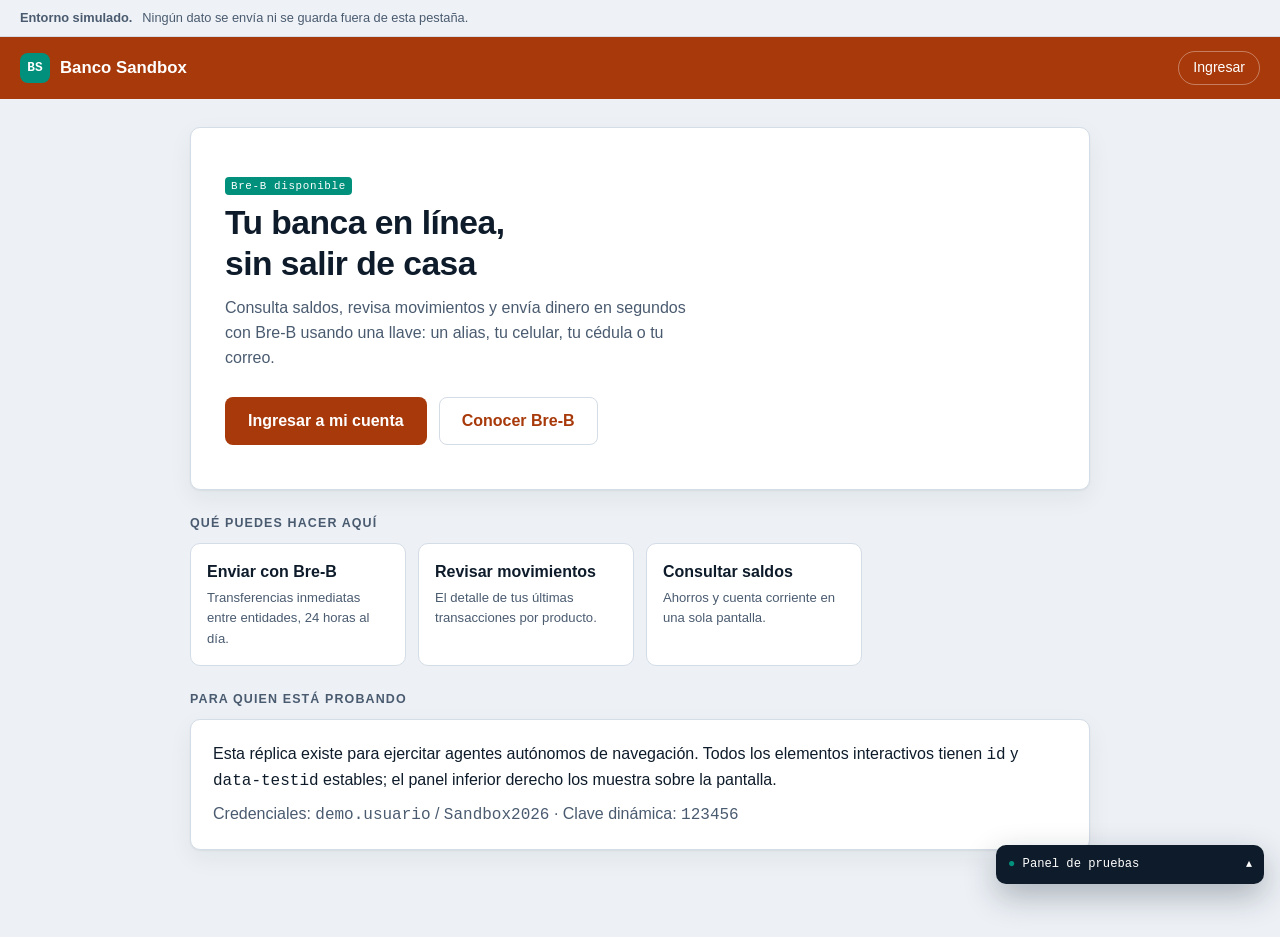
<file: sandbox/index.html>
<!DOCTYPE html>
<html lang="es">
<head>
<meta charset="utf-8">
<meta name="viewport" content="width=device-width, initial-scale=1">
<title>Banco Sandbox — Entorno de pruebas</title>
<link rel="stylesheet" href="assets/styles.css">
</head>
<body data-pagina="portada">

<div class="sandbox-bar" data-testid="aviso-simulacion">
  <strong>Entorno simulado.</strong>
  <span>Ningún dato se envía ni se guarda fuera de esta pestaña.</span>
</div>

<header class="topbar">
  <a class="topbar__brand" href="index.html" data-testid="logo">
    <span class="topbar__mark">BS</span> Banco Sandbox
  </a>
  <div class="topbar__spacer"></div>
  <a class="topbar__link" href="login.html" id="btn-ingresar-superior" data-testid="ingresar-superior">Ingresar</a>
</header>

<main class="page">
  <section class="hero">
    <span class="tag">Bre-B disponible</span>
    <h1>Tu banca en línea, sin salir de casa</h1>
    <p>Consulta saldos, revisa movimientos y envía dinero en segundos con Bre-B usando una llave: un alias, tu celular, tu cédula o tu correo.</p>
    <div class="hero__actions">
      <a class="btn btn--primary" href="login.html" id="btn-login" data-testid="ir-a-login">Ingresar a mi cuenta</a>
      <a class="btn btn--ghost" href="#que-es-breb" id="btn-conocer-breb" data-testid="conocer-breb">Conocer Bre-B</a>
    </div>
  </section>

  <h2 class="section-title" id="que-es-breb">Qué puedes hacer aquí</h2>
  <div class="actions">
    <div class="action">
      <span class="action__name">Enviar con Bre-B</span>
      <span class="action__hint">Transferencias inmediatas entre entidades, 24 horas al día.</span>
    </div>
    <div class="action">
      <span class="action__name">Revisar movimientos</span>
      <span class="action__hint">El detalle de tus últimas transacciones por producto.</span>
    </div>
    <div class="action">
      <span class="action__name">Consultar saldos</span>
      <span class="action__hint">Ahorros y cuenta corriente en una sola pantalla.</span>
    </div>
  </div>

  <h2 class="section-title">Para quien está probando</h2>
  <div class="card">
    <p>Esta réplica existe para ejercitar agentes autónomos de navegación. Todos los elementos interactivos tienen <code>id</code> y <code>data-testid</code> estables; el panel inferior derecho los muestra sobre la pantalla.</p>
    <p class="lede">Credenciales: <code>demo.usuario</code> / <code>Sandbox2026</code> · Clave dinámica: <code>123456</code></p>
  </div>
</main>

<script src="assets/app.js"></script>
</body>
</html>
</file>
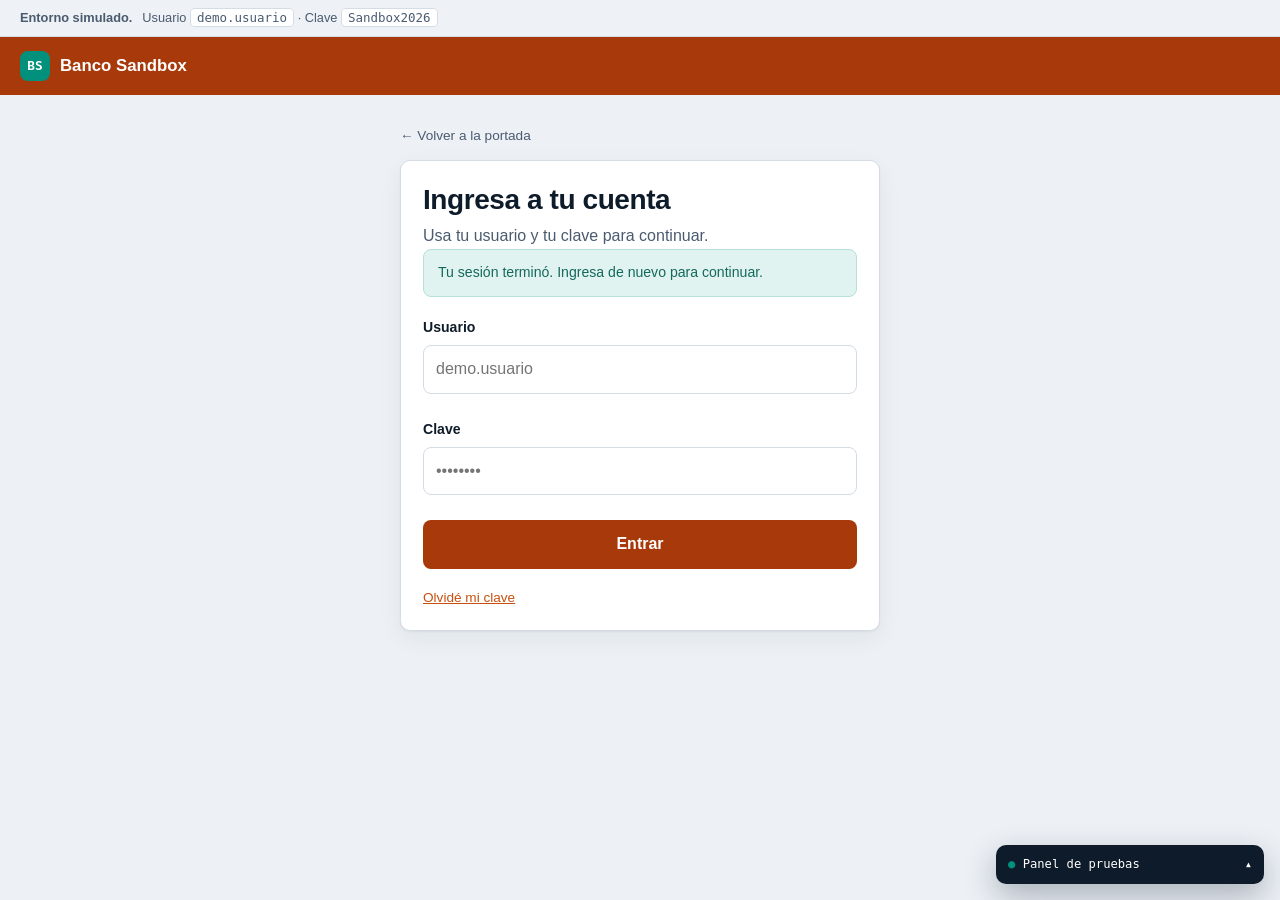
<file: sandbox/ayuda.html>
<!DOCTYPE html>
<html lang="es">
<head>
<meta charset="utf-8">
<meta name="viewport" content="width=device-width, initial-scale=1">
<title>Preguntas frecuentes — Banco Sandbox</title>
<link rel="stylesheet" href="assets/styles.css">
</head>
<body data-pagina="ayuda">

<div class="sandbox-bar" data-testid="aviso-simulacion">
  <strong>Entorno simulado.</strong>
  <span>Los canales de atención son ficticios.</span>
</div>

<header class="topbar">
  <a class="topbar__brand" href="inicio.html" data-testid="logo">
    <span class="topbar__mark">BS</span> Banco Sandbox
  </a>
  <div class="topbar__spacer"></div>
  <span class="topbar__user" data-campo="usuario-activo" data-testid="usuario-activo"></span>
  <button class="topbar__link" type="button" data-accion="salir" id="btn-salir" data-testid="cerrar-sesion">
    Cerrar sesión
  </button>
</header>

<main class="page">
  <a class="crumb" href="inicio.html" data-testid="volver-inicio">← Volver a mis productos</a>
  <h1>Preguntas frecuentes</h1>
  <p class="lede">Busca por palabra clave o abre la pregunta que te interese.</p>

  <div class="field" style="max-width:420px; margin-top:20px">
    <label for="buscar">Buscar en las preguntas</label>
    <input class="input" type="search" id="buscar" data-testid="campo-buscar-pregunta"
           placeholder="llave, horario, costo…" autocomplete="off">
    <p class="field__help" id="conteo" data-testid="conteo-resultados"></p>
  </div>

  <div class="faq" id="faq" data-testid="lista-preguntas"></div>

  <p class="faq-empty" id="sin-resultados" data-testid="sin-resultados" hidden>
    Ninguna pregunta coincide con esa búsqueda. Prueba con otra palabra o consulta los canales de atención.
  </p>

  <h2 class="section-title">Canales de atención</h2>
  <div class="card">
    <div class="contact-grid" data-testid="canales-atencion">
      <div><dfn>Línea nacional</dfn><b>01 8000 000 000</b></div>
      <div><dfn>Bogotá</dfn><b>(601) 000 0000</b></div>
      <div><dfn>WhatsApp</dfn><b>300 000 0000</b></div>
      <div><dfn>Correo</dfn><b>contacto@bancosandbox.co</b></div>
      <div><dfn>Horario</dfn><b>Lunes a viernes, 7:00 a 19:00</b></div>
      <div><dfn>Bloqueo de productos</dfn><b>24 horas, todos los días</b></div>
    </div>
  </div>
</main>

<script src="assets/app.js"></script>
<script>
(() => {
  const estado = SB.leer();
  if (!SB.exigirSesion(estado)) return;

  const PREGUNTAS = [
    { id: 'que-es-llave', grupo: 'Bre-B',
      p: '¿Qué es una llave Bre-B?',
      r: ['Una llave es el dato sencillo con el que otras personas te envían dinero sin necesitar tu número de cuenta. Puede ser un alias que empiece por arroba, tu número de celular, tu documento de identidad o tu correo electrónico.',
          'Cada llave apunta a una sola cuenta. Puedes registrar varias llaves y decidir a cuál cuenta llega el dinero de cada una.'] },

    { id: 'registrar-llave', grupo: 'Bre-B',
      p: '¿Cómo registro o cambio mi llave?',
      r: ['Entra a "Mis llaves Bre-B" desde la pantalla de productos. Allí registras una llave nueva, la trasladas a otra cuenta o la eliminas.',
          'Una llave solo puede estar registrada en una entidad a la vez. Si ya la tienes en otro banco, primero debes eliminarla allá.'] },

    { id: 'costo-breb', grupo: 'Bre-B',
      p: '¿Cuánto cuesta enviar dinero con Bre-B?',
      r: ['Los envíos entre personas no tienen costo, sin importar la entidad que recibe. El comprobante siempre muestra el costo aplicado antes de que confirmes.'] },

    { id: 'horario-breb', grupo: 'Bre-B',
      p: '¿A qué hora puedo transferir?',
      r: ['Bre-B funciona las 24 horas, todos los días del año, incluidos festivos. El dinero llega en segundos.'] },

    { id: 'limites', grupo: 'Bre-B',
      p: '¿Cuáles son los montos mínimo y máximo?',
      r: ['El mínimo por envío es $ 1.000 y el máximo es $ 20.000.000. Si necesitas mover una suma mayor, hazlo en varios envíos o acércate a una oficina.'] },

    { id: 'llave-no-existe', grupo: 'Bre-B',
      p: 'Escribí una llave y dice que no existe',
      r: ['Revisa que esté escrita igual que como te la compartieron: los alias empiezan por arroba, los celulares van sin espacios ni indicativo, y los correos incluyen el dominio completo.',
          'Si el dato es correcto, es probable que quien recibe todavía no haya registrado esa llave en su banco.'] },

    { id: 'reversar', grupo: 'Bre-B',
      p: '¿Puedo reversar una transferencia?',
      r: ['No. Una vez confirmada, la transferencia es inmediata e irreversible. Por eso la pantalla de confirmación te muestra el nombre de quien recibe antes de enviar: verifícalo siempre.',
          'Si enviaste dinero a la llave equivocada, comunícate con la línea nacional para intentar una gestión de devolución con la otra entidad. No hay garantía de recuperación.'] },

    { id: 'clave-dinamica', grupo: 'Seguridad',
      p: '¿Qué es la clave dinámica y dónde la consigo?',
      r: ['Es un código de 6 dígitos que cambia cada minuto y confirma que eres tú quien autoriza la operación. Se genera en la aplicación móvil, en la sección de token.',
          'El banco nunca te la pide por teléfono, correo ni mensaje de texto.'] },

    { id: 'olvide-clave', grupo: 'Seguridad',
      p: 'Olvidé mi clave, ¿cómo la recupero?',
      r: ['Usa el enlace "Olvidé mi clave" en la pantalla de ingreso. Te pediremos datos de tus productos para verificar tu identidad y podrás crear una nueva.'] },

    { id: 'bloqueo', grupo: 'Seguridad',
      p: 'Perdí mi celular, ¿qué hago?',
      r: ['Llama de inmediato a la línea de bloqueo, disponible 24 horas. Bloquearemos el acceso a la banca en línea y desactivaremos el token de ese dispositivo.'] },

    { id: 'certificado-como', grupo: 'Certificados',
      p: '¿Cómo obtengo un certificado bancario?',
      r: ['Entra a "Certificados" desde la pantalla de productos, elige el producto y el tipo de certificado, y genéralo. Puedes descargarlo o imprimirlo enseguida.'] },

    { id: 'certificado-validez', grupo: 'Certificados',
      p: '¿El certificado que descargo tiene validez?',
      r: ['Sí. Cada certificado lleva un número de folio y un código de verificación que quien lo recibe puede consultar en nuestra página. La vigencia es de 30 días desde la fecha de expedición.'] },

    { id: 'certificado-costo', grupo: 'Certificados',
      p: '¿Cobran por expedir certificados?',
      r: ['Los certificados generados en la banca en línea no tienen costo. En oficina se cobra la tarifa vigente.'] },

    { id: 'movimientos-antiguos', grupo: 'Productos',
      p: '¿Puedo ver movimientos de meses anteriores?',
      r: ['La pantalla de movimientos muestra las transacciones recientes. Para períodos anteriores, descarga el extracto correspondiente desde "Certificados".'] }
  ];

  const faq    = document.getElementById('faq');
  const buscar = document.getElementById('buscar');
  const conteo = document.getElementById('conteo');
  const vacio  = document.getElementById('sin-resultados');

  // Agrupa manteniendo el orden de aparición.
  const grupos = [...new Set(PREGUNTAS.map(q => q.grupo))];

  faq.innerHTML = grupos.map(g => `
    <div class="faq-group" data-grupo="${g}">${g}</div>
    ${PREGUNTAS.filter(q => q.grupo === g).map(q => `
      <details class="faq__item" id="pregunta-${q.id}" data-testid="pregunta-${q.id}">
        <summary data-testid="abrir-${q.id}">${q.p}</summary>
        <div class="faq__answer" data-testid="respuesta-${q.id}">
          ${q.r.map(t => `<p>${t}</p>`).join('')}
        </div>
      </details>`).join('')}`).join('');

  function filtrar() {
    const texto = buscar.value.trim().toLowerCase();
    let visibles = 0;

    PREGUNTAS.forEach(q => {
      const nodo = document.getElementById('pregunta-' + q.id);
      const coincide = !texto
        || q.p.toLowerCase().includes(texto)
        || q.r.join(' ').toLowerCase().includes(texto);
      nodo.hidden = !coincide;
      if (!coincide) nodo.open = false;
      if (coincide) visibles++;
    });

    // Oculta el encabezado de un grupo si ninguna de sus preguntas quedó visible.
    grupos.forEach(g => {
      const tieneVisibles = PREGUNTAS.some(q =>
        q.grupo === g && !document.getElementById('pregunta-' + q.id).hidden);
      faq.querySelector(`[data-grupo="${g}"]`).hidden = !tieneVisibles;
    });

    vacio.hidden = visibles > 0;
    faq.hidden = visibles === 0;
    conteo.textContent = texto
      ? visibles + (visibles === 1 ? ' pregunta encontrada' : ' preguntas encontradas')
      : PREGUNTAS.length + ' preguntas en total';
  }

  buscar.addEventListener('input', filtrar);
  filtrar();
})();
</script>
</body>
</html>
</file>
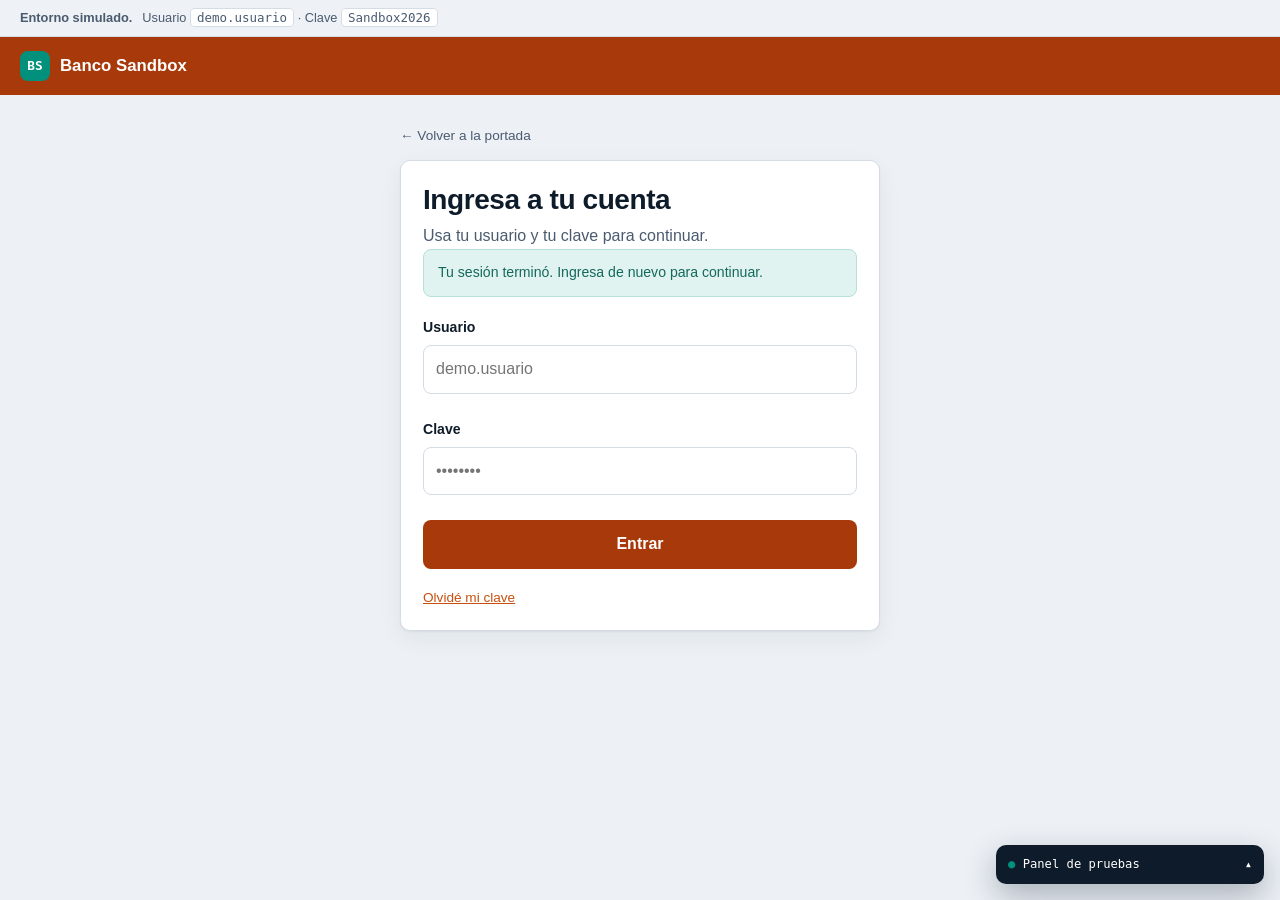
<file: sandbox/certificado.html>
<!DOCTYPE html>
<html lang="es">
<head>
<meta charset="utf-8">
<meta name="viewport" content="width=device-width, initial-scale=1">
<title>Certificado bancario — Banco Sandbox</title>
<link rel="stylesheet" href="assets/styles.css">
</head>
<body data-pagina="certificado">

<div class="sandbox-bar" data-testid="aviso-simulacion">
  <strong>Entorno simulado.</strong>
  <span>Documento ficticio, sin validez legal.</span>
</div>

<header class="topbar">
  <a class="topbar__brand" href="inicio.html" data-testid="logo">
    <span class="topbar__mark">BS</span> Banco Sandbox
  </a>
  <div class="topbar__spacer"></div>
  <span class="topbar__user" data-campo="usuario-activo" data-testid="usuario-activo"></span>
  <button class="topbar__link" type="button" data-accion="salir" id="btn-salir" data-testid="cerrar-sesion">
    Cerrar sesión
  </button>
</header>

<main class="page">
  <a class="crumb" href="certificados.html" data-testid="volver-certificados">← Generar otro certificado</a>

  <article class="doc" id="documento" data-testid="documento-certificado">
    <div class="doc__head">
      <span class="doc__mark">BS</span>
      <div>
        <div class="doc__bank">Banco Sandbox S.A.</div>
        <div class="doc__nit">NIT 900.000.000-1</div>
      </div>
      <div class="doc__folio">
        <div data-testid="certificado-folio"></div>
        <div data-testid="certificado-ciudad-fecha"></div>
      </div>
    </div>

    <h1 class="doc__title" data-testid="certificado-titulo"></h1>

    <div class="doc__body">
      <p data-testid="certificado-dirigido"></p>
      <div id="cuerpo"></div>
      <ul class="doc__facts" id="datos"></ul>
      <p id="cierre"></p>
    </div>

    <div class="doc__sign">
      <div class="doc__stamp" data-testid="sello-simulacion">DOCUMENTO DE PRUEBA</div>
      <div class="doc__sign-line">
        Gerencia de Operaciones
        <span>Banco Sandbox S.A.</span>
      </div>
    </div>

    <div class="doc__foot">
      <p>Verifica la autenticidad de este documento en bancosandbox.co/verificar con el código
        <strong data-testid="certificado-verificacion"></strong>. Vigencia de 30 días a partir de la fecha de expedición.</p>
      <p>Documento generado electrónicamente. No requiere firma autógrafa.</p>
    </div>
  </article>

  <div class="no-print" style="max-width:720px; margin:22px auto 0; display:grid; gap:10px">
    <button class="btn btn--primary" type="button" id="btn-descargar" data-testid="boton-descargar">
      Descargar o imprimir
    </button>
    <a class="btn btn--ghost" href="certificados.html" id="btn-otro" data-testid="boton-otro-certificado">
      Generar otro certificado
    </a>
    <a class="btn btn--ghost" href="inicio.html" id="btn-inicio" data-testid="boton-volver-inicio">
      Volver a mis productos
    </a>
  </div>
</main>

<script src="assets/app.js"></script>
<script>
(() => {
  const estado = SB.leer();
  if (!SB.exigirSesion(estado)) return;

  const c = estado.certificado;
  if (!c) {
    window.location.replace('certificados.html');
    return;
  }

  const cuenta  = SB.cuenta(estado, c.cuenta);
  const titular = estado.titular;
  const fecha   = SB.fechaLarga(c.expedido);

  const TITULOS = {
    titularidad: 'Certificación de titularidad',
    saldo:       'Certificación de titularidad y saldo',
    tributario:  'Certificado tributario ' + c.anio
  };

  document.querySelector('[data-testid="certificado-titulo"]').textContent = TITULOS[c.tipo];
  document.querySelector('[data-testid="certificado-folio"]').textContent = c.folio;
  document.querySelector('[data-testid="certificado-ciudad-fecha"]').textContent = titular.ciudad + ', ' + fecha;
  document.querySelector('[data-testid="certificado-dirigido"]').textContent = c.dirigido.toUpperCase();
  document.querySelector('[data-testid="certificado-verificacion"]').textContent = c.verificacion;

  // Cuerpo según el tipo solicitado.
  const cuerpo = document.getElementById('cuerpo');
  if (c.tipo === 'tributario') {
    const rendimientos = Math.round(cuenta.saldo * 0.0312);
    const retencion    = Math.round(rendimientos * 0.07);
    cuerpo.innerHTML = `
      <p>El <strong>BANCO SANDBOX S.A.</strong> certifica que <strong>${titular.nombre}</strong>,
      identificado con ${titular.documento}, registró durante el año gravable <strong>${c.anio}</strong>
      los siguientes movimientos en el producto que se relaciona a continuación:</p>`;
    document.getElementById('datos').innerHTML = `
      <li><dfn>Producto</dfn><b data-testid="dato-producto">${cuenta.nombre} No. ${cuenta.completo}</b></li>
      <li><dfn>Año gravable</dfn><b data-testid="dato-anio">${c.anio}</b></li>
      <li><dfn>Saldo a 31 de diciembre</dfn><b data-testid="dato-saldo">${SB.pesos(cuenta.saldo)}</b></li>
      <li><dfn>Rendimientos financieros</dfn><b data-testid="dato-rendimientos">${SB.pesos(rendimientos)}</b></li>
      <li><dfn>Retención en la fuente</dfn><b data-testid="dato-retencion">${SB.pesos(retencion)}</b></li>`;
    document.getElementById('cierre').innerHTML =
      `Esta información fue reportada a la Dirección de Impuestos y Aduanas Nacionales conforme a la
       normatividad vigente. Se expide en ${titular.ciudad} el ${fecha}, a solicitud del interesado.`;

  } else {
    const incluyeSaldo = c.tipo === 'saldo';
    cuerpo.innerHTML = `
      <p>El <strong>BANCO SANDBOX S.A.</strong>, entidad vigilada por la Superintendencia Financiera
      de Colombia, certifica que <strong>${titular.nombre}</strong>, identificado con
      ${titular.documento}, es titular del siguiente producto, el cual se encuentra
      <strong>activo</strong> a la fecha de expedición:</p>`;

    const filaSaldo = incluyeSaldo
      ? `<li><dfn>Saldo disponible</dfn><b data-testid="dato-saldo">${SB.pesos(cuenta.saldo)}</b></li>`
      : '';

    document.getElementById('datos').innerHTML = `
      <li><dfn>Producto</dfn><b data-testid="dato-producto">${cuenta.nombre}</b></li>
      <li><dfn>Número</dfn><b data-testid="dato-numero">${cuenta.completo}</b></li>
      <li><dfn>Fecha de apertura</dfn><b data-testid="dato-apertura">${SB.fechaLarga(cuenta.apertura)}</b></li>
      <li><dfn>Estado</dfn><b data-testid="dato-estado">Activa</b></li>
      ${filaSaldo}`;

    document.getElementById('cierre').innerHTML = incluyeSaldo
      ? `El saldo disponible a la fecha asciende a la suma de
         <strong data-testid="saldo-en-letras">${SB.montoFormal(cuenta.saldo)}</strong>.
         Se expide en ${titular.ciudad} el ${fecha}, a solicitud del interesado.`
      : `Se expide en ${titular.ciudad} el ${fecha}, a solicitud del interesado,
         para los fines que este estime convenientes.`;
  }

  document.getElementById('btn-descargar').addEventListener('click', () => window.print());
})();
</script>
</body>
</html>
</file>
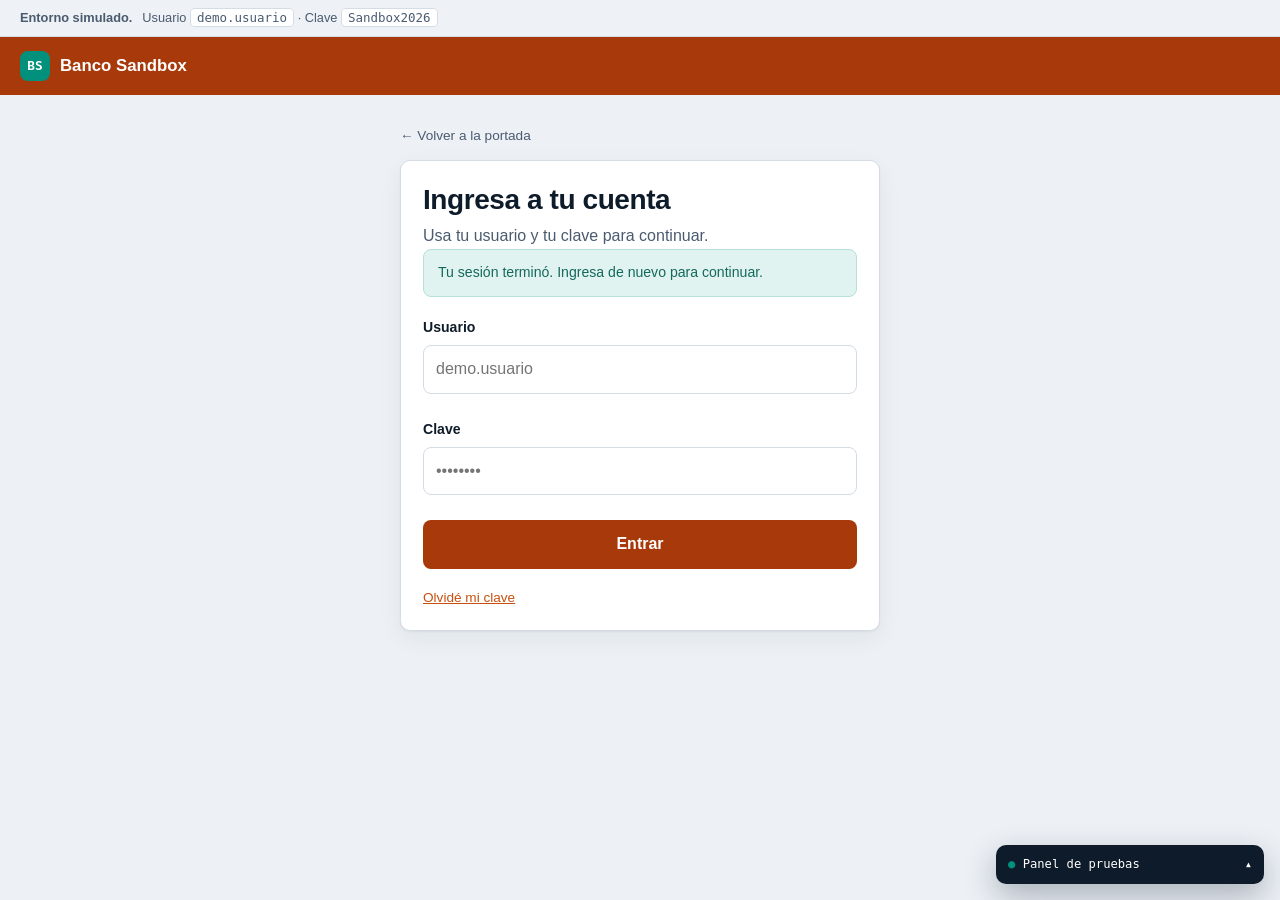
<file: sandbox/certificados.html>
<!DOCTYPE html>
<html lang="es">
<head>
<meta charset="utf-8">
<meta name="viewport" content="width=device-width, initial-scale=1">
<title>Certificados — Banco Sandbox</title>
<link rel="stylesheet" href="assets/styles.css">
</head>
<body data-pagina="certificados">

<div class="sandbox-bar" data-testid="aviso-simulacion">
  <strong>Entorno simulado.</strong>
  <span>El certificado generado no tiene validez legal.</span>
</div>

<header class="topbar">
  <a class="topbar__brand" href="inicio.html" data-testid="logo">
    <span class="topbar__mark">BS</span> Banco Sandbox
  </a>
  <div class="topbar__spacer"></div>
  <span class="topbar__user" data-campo="usuario-activo" data-testid="usuario-activo"></span>
  <button class="topbar__link" type="button" data-accion="salir" id="btn-salir" data-testid="cerrar-sesion">
    Cerrar sesión
  </button>
</header>

<main class="page page--narrow">
  <a class="crumb" href="inicio.html" data-testid="volver-inicio">← Volver a mis productos</a>

  <div class="card">
    <h1>Generar certificado</h1>
    <p class="lede">Elige el producto y el tipo de certificado. Se expide al instante y sin costo.</p>

    <div class="alert alert--error" id="alerta-certificado" data-testid="alerta-certificado" role="alert" hidden></div>

    <form id="form-certificado" data-testid="formulario-certificado" novalidate autocomplete="off" style="margin-top:20px">

      <div class="field">
        <label for="producto">Producto</label>
        <select class="select" id="producto" name="producto" data-testid="campo-producto"></select>
      </div>

      <div class="field">
        <label for="tipo">Tipo de certificado</label>
        <select class="select" id="tipo" name="tipo" data-testid="campo-tipo">
          <option value="">Selecciona un tipo</option>
          <option value="titularidad">Titularidad de la cuenta</option>
          <option value="saldo">Titularidad con saldo a la fecha</option>
          <option value="tributario">Certificado tributario anual</option>
        </select>
        <p class="field__help" id="ayuda-tipo" data-testid="ayuda-tipo"></p>
        <p class="error" id="error-tipo" data-testid="error-tipo"></p>
      </div>

      <div class="field" id="campo-anio-contenedor" hidden>
        <label for="anio">Año gravable</label>
        <select class="select" id="anio" name="anio" data-testid="campo-anio">
          <option value="2025">2025</option>
          <option value="2024">2024</option>
          <option value="2023">2023</option>
        </select>
      </div>

      <div class="field">
        <label for="dirigido">Dirigido a <span style="font-weight:400;color:var(--ink-soft)">(opcional)</span></label>
        <input class="input" type="text" id="dirigido" name="dirigido" maxlength="60"
               data-testid="campo-dirigido" placeholder="Embajada de Canadá" autocomplete="off">
        <p class="field__help">Si lo dejas vacío, el certificado se expide a quien interese.</p>
      </div>

      <button class="btn btn--primary btn--block" type="submit" id="btn-generar" data-testid="boton-generar-certificado">
        Generar certificado
      </button>
    </form>
  </div>
</main>

<script src="assets/app.js"></script>
<script>
(() => {
  const estado = SB.leer();
  if (!SB.exigirSesion(estado)) return;

  const AYUDAS = {
    titularidad: 'Acredita que la cuenta existe, está activa y es tuya. No muestra el saldo.',
    saldo:       'Incluye el saldo disponible al momento de la expedición.',
    tributario:  'Reporta los saldos y rendimientos del año gravable, para tu declaración de renta.'
  };

  const form      = document.getElementById('form-certificado');
  const producto  = document.getElementById('producto');
  const tipo      = document.getElementById('tipo');
  const anioCaja  = document.getElementById('campo-anio-contenedor');
  const ayudaTipo = document.getElementById('ayuda-tipo');
  const error     = document.getElementById('error-tipo');
  const alerta    = document.getElementById('alerta-certificado');
  const boton     = document.getElementById('btn-generar');

  producto.innerHTML = estado.cuentas
    .map(c => `<option value="${c.id}">${c.nombre} ${c.numero}</option>`).join('');

  tipo.addEventListener('change', () => {
    ayudaTipo.textContent = AYUDAS[tipo.value] || '';
    anioCaja.hidden = tipo.value !== 'tributario';
    error.textContent = '';
  });

  form.addEventListener('submit', (evento) => {
    evento.preventDefault();
    error.textContent = '';
    alerta.hidden = true;

    if (!tipo.value) {
      error.textContent = 'Selecciona el tipo de certificado que necesitas.';
      tipo.focus();
      return;
    }

    const cuenta = SB.cuenta(estado, producto.value);

    // La cuenta corriente se abrió en 2023: no hay datos tributarios anteriores.
    if (tipo.value === 'tributario') {
      const anio = Number(document.getElementById('anio').value);
      const apertura = Number(cuenta.apertura.slice(0, 4));
      if (anio < apertura) {
        alerta.textContent = 'Esta cuenta se abrió en ' + apertura +
          '. No hay información tributaria para el año ' + anio + '.';
        alerta.hidden = false;
        return;
      }
    }

    boton.disabled = true;
    boton.textContent = 'Generando…';

    // Latencia simulada de expedición.
    setTimeout(() => {
      estado.certificado = {
        tipo: tipo.value,
        anio: tipo.value === 'tributario' ? document.getElementById('anio').value : null,
        cuenta: cuenta.id,
        dirigido: document.getElementById('dirigido').value.trim() || 'A QUIEN INTERESE',
        folio: SB.folio(),
        verificacion: Math.random().toString(36).slice(2, 10).toUpperCase(),
        expedido: new Date().toISOString().slice(0, 10),
        saldo: cuenta.saldo
      };
      SB.guardar(estado);
      window.location.href = 'certificado.html';
    }, 900);
  });
})();
</script>
</body>
</html>
</file>
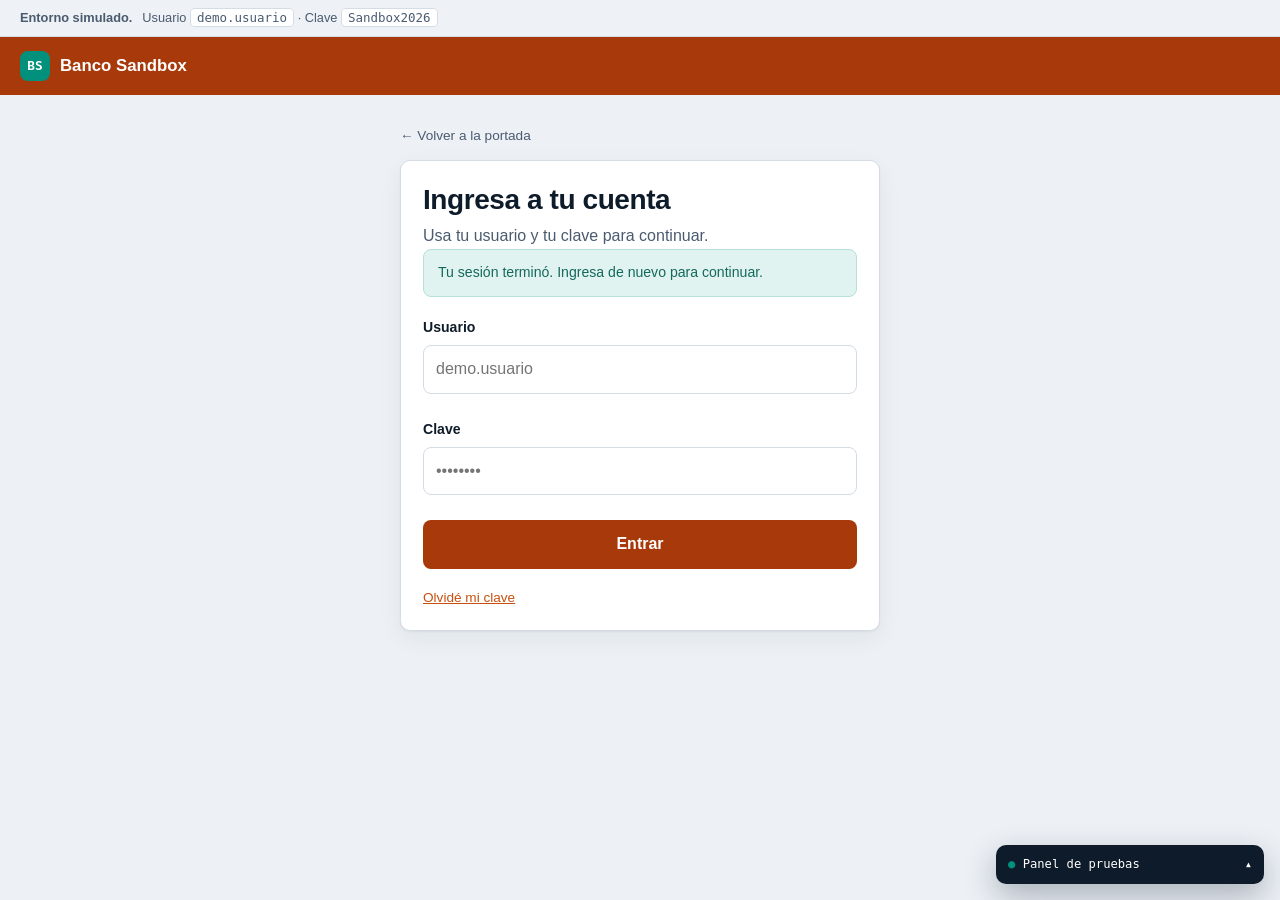
<file: sandbox/comprobante.html>
<!DOCTYPE html>
<html lang="es">
<head>
<meta charset="utf-8">
<meta name="viewport" content="width=device-width, initial-scale=1">
<title>Comprobante — Banco Sandbox</title>
<link rel="stylesheet" href="assets/styles.css">
</head>
<body data-pagina="comprobante">

<div class="sandbox-bar" data-testid="aviso-simulacion">
  <strong>Entorno simulado.</strong>
  <span>No se movió dinero real.</span>
</div>

<header class="topbar">
  <a class="topbar__brand" href="inicio.html" data-testid="logo">
    <span class="topbar__mark">BS</span> Banco Sandbox
  </a>
  <div class="topbar__spacer"></div>
  <span class="topbar__user" data-campo="usuario-activo" data-testid="usuario-activo"></span>
  <button class="topbar__link" type="button" data-accion="salir" id="btn-salir" data-testid="cerrar-sesion">
    Cerrar sesión
  </button>
</header>

<main class="page page--narrow">
  <div class="card" data-testid="comprobante">
    <div class="receipt-head">
      <div class="receipt-head__check" aria-hidden="true">✓</div>
      <h1 data-testid="mensaje-exito">Dinero enviado</h1>
      <div class="receipt-head__amount" data-testid="comprobante-monto"></div>
    </div>

    <ul class="summary" id="detalle"></ul>

    <div style="margin-top:22px; display:grid; gap:10px">
      <button class="btn btn--ghost" type="button" id="btn-compartir" data-testid="boton-compartir">
        Compartir comprobante
      </button>
      <a class="btn btn--primary" href="inicio.html" id="btn-volver-inicio" data-testid="boton-volver-inicio">
        Volver a mis productos
      </a>
      <a class="btn btn--ghost" href="transferencia.html" id="btn-otro-envio" data-testid="boton-otro-envio">
        Hacer otro envío
      </a>
    </div>

    <p class="error" id="aviso-compartir" data-testid="aviso-compartir" style="margin-top:12px"></p>
  </div>
</main>

<script src="assets/app.js"></script>
<script>
(() => {
  const estado = SB.leer();
  if (!SB.exigirSesion(estado)) return;

  const r = estado.ultima;
  if (!r) {
    window.location.replace('inicio.html');
    return;
  }

  document.querySelector('[data-testid="comprobante-monto"]').textContent = SB.pesos(r.monto);
  document.getElementById('detalle').innerHTML = `
    <li><dfn>Para</dfn><b data-testid="comprobante-titular">${r.titular}</b></li>
    <li><dfn>Llave</dfn><b data-testid="comprobante-llave">${r.llave}</b></li>
    <li><dfn>Entidad</dfn><b>${r.entidad}</b></li>
    <li><dfn>Sale de</dfn><b>${r.origenNombre}</b></li>
    <li><dfn>Descripción</dfn><b>${r.descripcion}</b></li>
    <li><dfn>Fecha</dfn><b data-testid="comprobante-fecha">${r.fecha}</b></li>
    <li><dfn>Número de comprobante</dfn><b data-testid="comprobante-numero">${r.comprobante}</b></li>`;

  document.getElementById('btn-compartir').addEventListener('click', () => {
    document.getElementById('aviso-compartir').textContent =
      'Compartir no está disponible en el entorno de pruebas.';
  });
})();
</script>
</body>
</html>
</file>
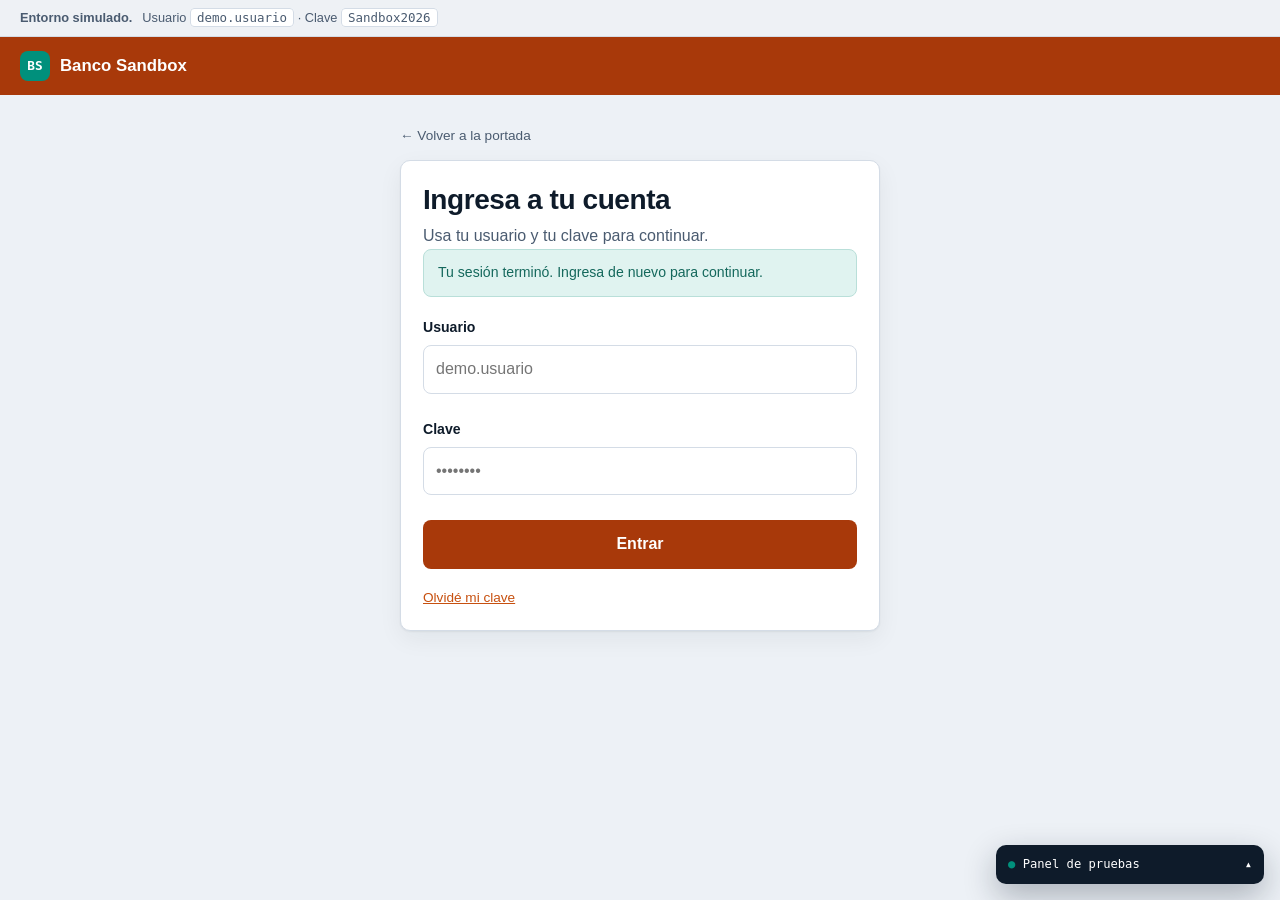
<file: sandbox/confirmar.html>
<!DOCTYPE html>
<html lang="es">
<head>
<meta charset="utf-8">
<meta name="viewport" content="width=device-width, initial-scale=1">
<title>Confirmar envío — Banco Sandbox</title>
<link rel="stylesheet" href="assets/styles.css">
</head>
<body data-pagina="confirmar">

<div class="sandbox-bar" data-testid="aviso-simulacion">
  <strong>Entorno simulado.</strong>
  <span>Clave dinámica de prueba: <code>123456</code></span>
</div>

<header class="topbar">
  <a class="topbar__brand" href="inicio.html" data-testid="logo">
    <span class="topbar__mark">BS</span> Banco Sandbox
  </a>
  <div class="topbar__spacer"></div>
  <span class="topbar__user" data-campo="usuario-activo" data-testid="usuario-activo"></span>
  <button class="topbar__link" type="button" data-accion="salir" id="btn-salir" data-testid="cerrar-sesion">
    Cerrar sesión
  </button>
</header>

<main class="page page--narrow">
  <a class="crumb" href="transferencia.html" data-testid="volver-transferencia">← Corregir datos</a>

  <div class="card">
    <h1>Revisa antes de enviar</h1>
    <p class="lede">Una vez confirmado, el envío no se puede reversar.</p>

    <ul class="summary" id="resumen" data-testid="resumen-transferencia" style="margin-top:18px"></ul>

    <div class="alert alert--error" id="alerta-confirmar" data-testid="alerta-confirmar" role="alert" hidden style="margin-top:20px"></div>

    <form id="form-confirmar" data-testid="formulario-confirmar" novalidate autocomplete="off" style="margin-top:22px">
      <div class="field">
        <label for="dinamica">Clave dinámica</label>
        <p class="field__help">Escribe los 6 dígitos que aparecen en tu token.</p>
        <input class="input input--mono" type="text" id="dinamica" name="dinamica"
               maxlength="6" inputmode="numeric" data-testid="campo-clave-dinamica"
               placeholder="000000" autocomplete="off">
        <p class="error" id="error-dinamica" data-testid="error-clave-dinamica"></p>
      </div>

      <button class="btn btn--accent btn--block" type="submit" id="btn-confirmar" data-testid="boton-confirmar">
        Enviar dinero
      </button>
      <a class="btn btn--ghost btn--block" href="inicio.html" id="btn-cancelar"
         data-testid="boton-cancelar" style="margin-top:10px">Cancelar</a>
    </form>
  </div>
</main>

<script src="assets/app.js"></script>
<script>
(() => {
  const estado = SB.leer();
  if (!SB.exigirSesion(estado)) return;

  const borrador = estado.borrador;
  if (!borrador) {
    window.location.replace('transferencia.html');
    return;
  }

  document.getElementById('resumen').innerHTML = `
    <li><dfn>Para</dfn><b data-testid="resumen-titular">${borrador.titular}</b></li>
    <li><dfn>Llave</dfn><b data-testid="resumen-llave">${borrador.llave}</b></li>
    <li><dfn>Entidad</dfn><b data-testid="resumen-entidad">${borrador.entidad}</b></li>
    <li><dfn>Sale de</dfn><b data-testid="resumen-origen">${borrador.origenNombre}</b></li>
    <li><dfn>Descripción</dfn><b data-testid="resumen-descripcion">${borrador.descripcion}</b></li>
    <li><dfn>Costo del envío</dfn><b data-testid="resumen-costo">$ 0</b></li>
    <li class="is-total"><dfn>Total</dfn><b data-testid="resumen-monto">${SB.pesos(borrador.monto)}</b></li>`;

  const form     = document.getElementById('form-confirmar');
  const dinamica = document.getElementById('dinamica');
  const alerta   = document.getElementById('alerta-confirmar');
  const error    = document.getElementById('error-dinamica');

  dinamica.addEventListener('input', () => {
    dinamica.value = dinamica.value.replace(/\D/g, '');
  });

  form.addEventListener('submit', (evento) => {
    evento.preventDefault();
    alerta.hidden = true;
    error.textContent = '';
    dinamica.setAttribute('aria-invalid', 'false');

    if (dinamica.value.length !== 6) {
      error.textContent = 'La clave dinámica tiene 6 dígitos.';
      dinamica.setAttribute('aria-invalid', 'true');
      return;
    }

    if (dinamica.value !== SB.CLAVE_DINAMICA) {
      alerta.textContent = 'Clave dinámica incorrecta. Genera una nueva en tu token e inténtalo otra vez.';
      alerta.hidden = false;
      dinamica.value = '';
      dinamica.focus();
      return;
    }

    // Aplica el movimiento sobre el estado simulado.
    const cuenta = SB.cuenta(estado, borrador.origen);
    cuenta.saldo -= borrador.monto;

    estado.movimientos.unshift({
      fecha: new Date().toISOString().slice(0, 10),
      concepto: 'Bre-B enviada a ' + borrador.llave,
      cuenta: borrador.origen,
      valor: -borrador.monto
    });

    estado.ultima = {
      ...borrador,
      comprobante: SB.comprobante(),
      fecha: new Date().toLocaleString('es-CO')
    };
    estado.borrador = null;
    SB.guardar(estado);

    window.location.href = 'comprobante.html';
  });
})();
</script>
</body>
</html>
</file>
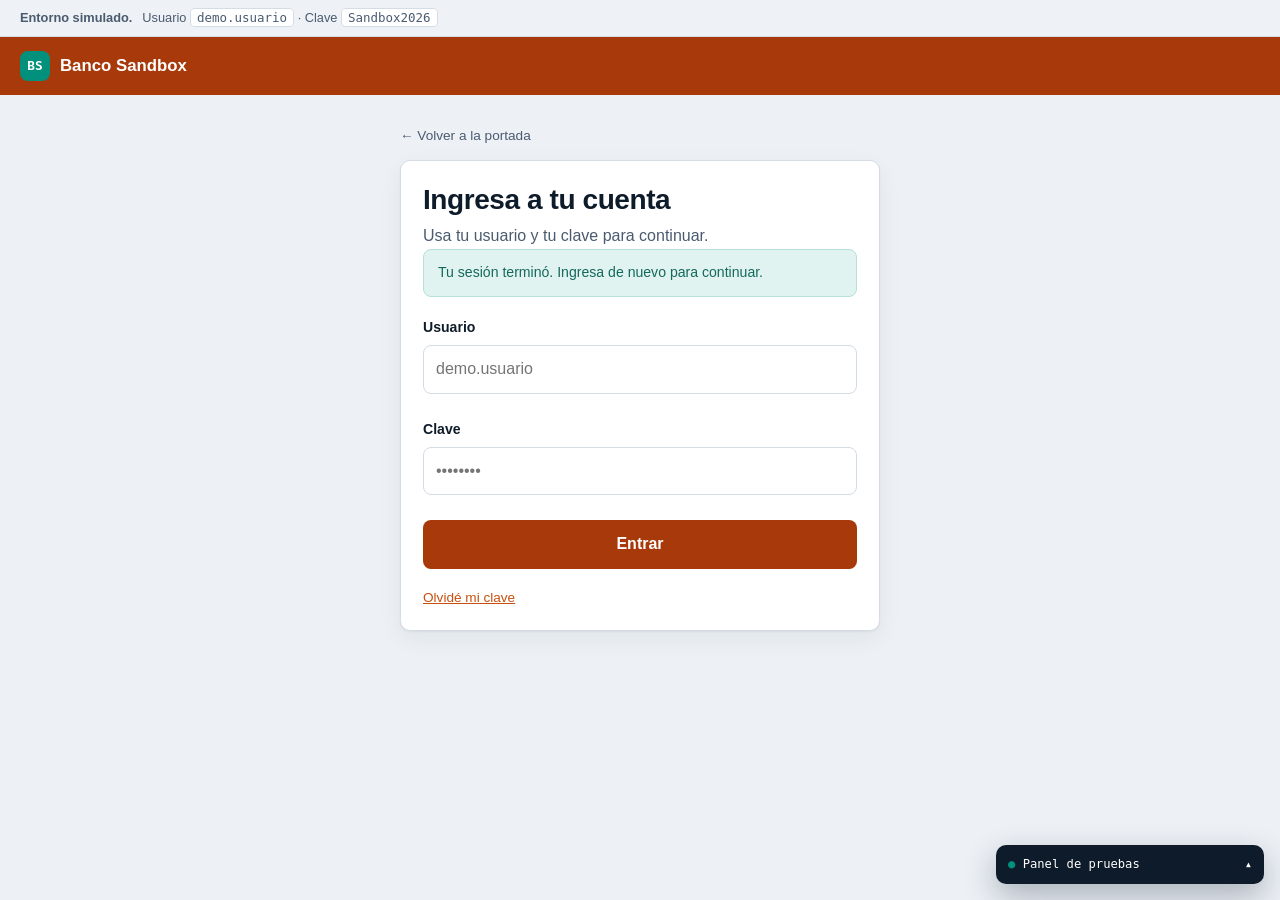
<file: sandbox/inicio.html>
<!DOCTYPE html>
<html lang="es">
<head>
<meta charset="utf-8">
<meta name="viewport" content="width=device-width, initial-scale=1">
<title>Mis productos — Banco Sandbox</title>
<link rel="stylesheet" href="assets/styles.css">
</head>
<body data-pagina="inicio">

<div class="sandbox-bar" data-testid="aviso-simulacion">
  <strong>Entorno simulado.</strong>
  <span>Los saldos y movimientos son ficticios.</span>
</div>

<header class="topbar">
  <a class="topbar__brand" href="inicio.html" data-testid="logo">
    <span class="topbar__mark">BS</span> Banco Sandbox
  </a>
  <div class="topbar__spacer"></div>
  <span class="topbar__user" data-campo="usuario-activo" data-testid="usuario-activo"></span>
  <button class="topbar__link" type="button" data-accion="salir" id="btn-salir" data-testid="cerrar-sesion">
    Cerrar sesión
  </button>
</header>

<main class="page">
  <h1>Mis productos</h1>
  <p class="lede">Consolidado al 12 de agosto de 2026.</p>

  <div class="card" style="margin-top:18px" data-testid="lista-productos">
    <div id="cuentas"></div>
  </div>

  <h2 class="section-title">¿Qué quieres hacer?</h2>
  <div class="actions">
    <a class="action action--feature" href="transferencia.html" id="btn-breb" data-testid="accion-breb">
      <span class="tag">Bre-B</span>
      <span class="action__name">Enviar dinero</span>
      <span class="action__hint">Transfiere con una llave a cualquier entidad, en segundos.</span>
    </a>

    <a class="action" href="movimientos.html" id="btn-movimientos" data-testid="accion-movimientos">
      <span class="action__name">Movimientos</span>
      <span class="action__hint">Últimas transacciones de tus cuentas.</span>
    </a>

    <a class="action" href="seccion.html?s=pagos" id="btn-pagos" data-testid="accion-pagos">
      <span class="action__name">Pagar facturas</span>
      <span class="action__hint">Servicios públicos, impuestos y convenios.</span>
    </a>

    <a class="action" href="seccion.html?s=recargas" id="btn-recargas" data-testid="accion-recargas">
      <span class="action__name">Recargar celular</span>
      <span class="action__hint">Minutos y datos para cualquier operador.</span>
    </a>

    <a class="action" href="seccion.html?s=tarjetas" id="btn-tarjetas" data-testid="accion-tarjetas">
      <span class="action__name">Mis tarjetas</span>
      <span class="action__hint">Cupos, bloqueos y avances.</span>
    </a>

    <a class="action" href="certificados.html" id="btn-certificados" data-testid="accion-certificados">
      <span class="action__name">Certificados</span>
      <span class="action__hint">Titularidad, saldo y certificado tributario.</span>
    </a>

    <a class="action" href="seccion.html?s=llaves" id="btn-llaves" data-testid="accion-llaves">
      <span class="action__name">Mis llaves Bre-B</span>
      <span class="action__hint">Registra o elimina las llaves de tus cuentas.</span>
    </a>

    <a class="action" href="ayuda.html" id="btn-ayuda" data-testid="accion-ayuda">
      <span class="action__name">Ayuda</span>
      <span class="action__hint">Preguntas frecuentes y canales de atención.</span>
    </a>
  </div>
</main>

<script src="assets/app.js"></script>
<script>
(() => {
  const estado = SB.leer();
  if (!SB.exigirSesion(estado)) return;

  document.getElementById('cuentas').innerHTML = estado.cuentas.map(c => `
    <div class="account" data-testid="producto-${c.id}">
      <div>
        <div class="account__name">${c.nombre}</div>
        <div class="account__num">${c.numero}</div>
      </div>
      <div class="account__amount" data-testid="saldo-${c.id}">${SB.pesos(c.saldo)}</div>
    </div>`).join('');
})();
</script>
</body>
</html>
</file>
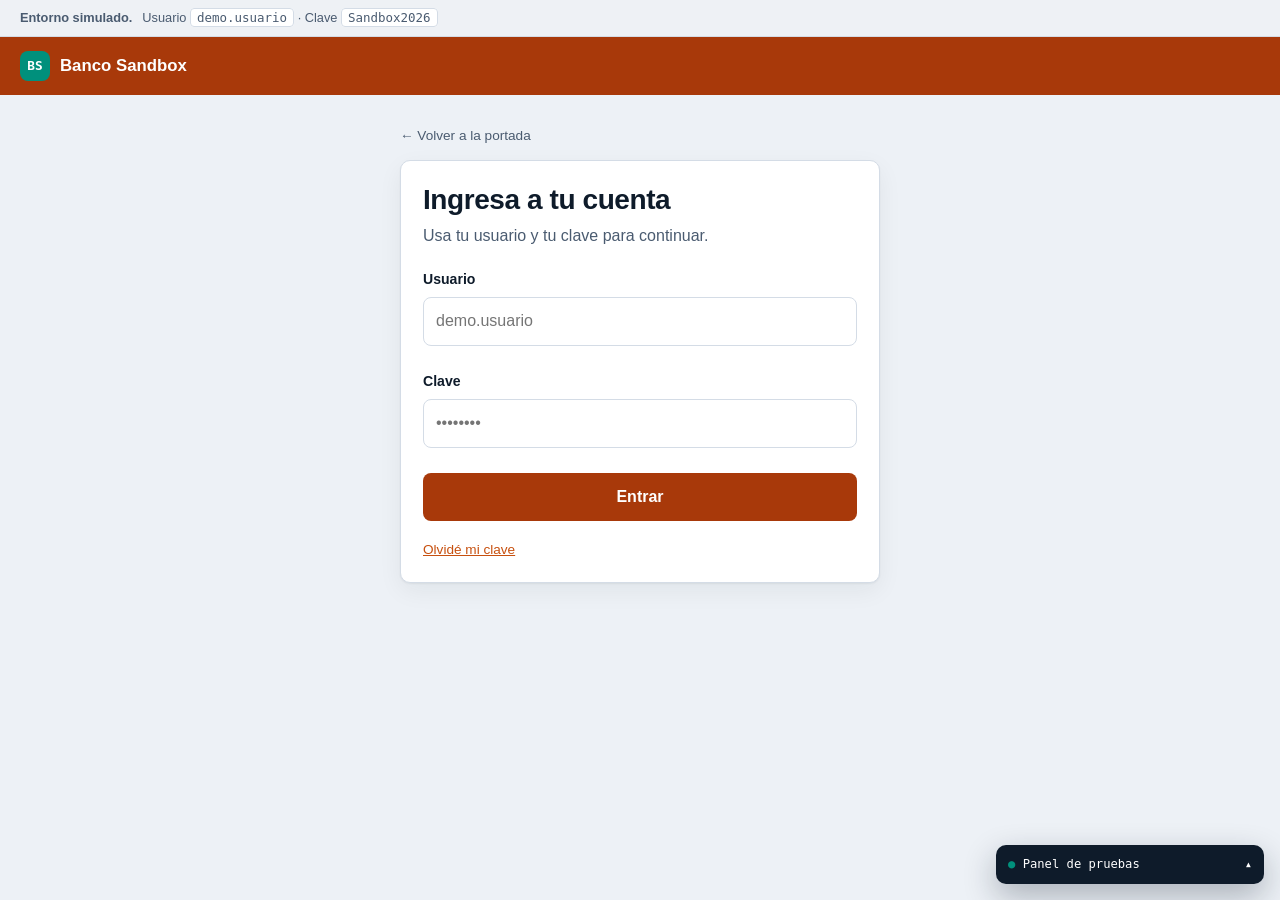
<file: sandbox/login.html>
<!DOCTYPE html>
<html lang="es">
<head>
<meta charset="utf-8">
<meta name="viewport" content="width=device-width, initial-scale=1">
<title>Ingresar — Banco Sandbox</title>
<link rel="stylesheet" href="assets/styles.css">
</head>
<body data-pagina="login">

<div class="sandbox-bar" data-testid="aviso-simulacion">
  <strong>Entorno simulado.</strong>
  <span>Usuario <code>demo.usuario</code> · Clave <code>Sandbox2026</code></span>
</div>

<header class="topbar">
  <a class="topbar__brand" href="index.html" data-testid="logo">
    <span class="topbar__mark">BS</span> Banco Sandbox
  </a>
</header>

<main class="page page--narrow">
  <a class="crumb" href="index.html" data-testid="volver-portada">← Volver a la portada</a>

  <div class="card">
    <h1>Ingresa a tu cuenta</h1>
    <p class="lede">Usa tu usuario y tu clave para continuar.</p>

    <div class="alert alert--error" id="alerta-login" data-testid="alerta-login" role="alert" hidden></div>
    <div class="alert alert--info" id="alerta-sesion" data-testid="alerta-sesion" role="status" hidden>
      Tu sesión terminó. Ingresa de nuevo para continuar.
    </div>

    <form id="form-login" data-testid="formulario-login" novalidate autocomplete="off" style="margin-top:20px">
      <div class="field">
        <label for="usuario">Usuario</label>
        <input class="input" type="text" id="usuario" name="usuario"
               data-testid="campo-usuario" placeholder="demo.usuario" autocomplete="off">
        <p class="error" id="error-usuario" data-testid="error-usuario"></p>
      </div>

      <div class="field">
        <label for="clave">Clave</label>
        <input class="input" type="password" id="clave" name="clave"
               data-testid="campo-clave" placeholder="••••••••" autocomplete="off">
        <p class="error" id="error-clave" data-testid="error-clave"></p>
      </div>

      <button class="btn btn--primary btn--block" type="submit" id="btn-entrar" data-testid="boton-entrar">
        Entrar
      </button>
    </form>

    <p class="lede" style="margin-top:18px; font-size:.85rem">
      <a href="#" id="link-olvide-clave" data-testid="olvide-clave">Olvidé mi clave</a>
    </p>
  </div>
</main>

<script src="assets/app.js"></script>
<script>
(() => {
  const estado = SB.leer();

  if (new URLSearchParams(location.search).get('motivo') === 'sesion') {
    document.getElementById('alerta-sesion').hidden = false;
  }

  const form    = document.getElementById('form-login');
  const usuario = document.getElementById('usuario');
  const clave   = document.getElementById('clave');
  const alerta  = document.getElementById('alerta-login');

  function limpiar() {
    alerta.hidden = true;
    for (const id of ['error-usuario', 'error-clave']) {
      document.getElementById(id).textContent = '';
    }
    usuario.setAttribute('aria-invalid', 'false');
    clave.setAttribute('aria-invalid', 'false');
  }

  function marcar(campo, mensaje) {
    document.getElementById('error-' + campo).textContent = mensaje;
    document.getElementById(campo).setAttribute('aria-invalid', 'true');
  }

  form.addEventListener('submit', (evento) => {
    evento.preventDefault();
    limpiar();

    let valido = true;
    if (!usuario.value.trim()) { marcar('usuario', 'Escribe tu usuario.'); valido = false; }
    if (!clave.value)          { marcar('clave',   'Escribe tu clave.');   valido = false; }
    if (!valido) return;

    const ok = usuario.value.trim() === SB.CREDENCIALES.usuario
            && clave.value === SB.CREDENCIALES.clave;

    if (!ok) {
      alerta.textContent = 'Usuario o clave incorrectos. Verifica los datos e inténtalo otra vez.';
      alerta.hidden = false;
      clave.value = '';
      clave.focus();
      return;
    }

    estado.sesion = true;
    estado.usuario = usuario.value.trim();
    SB.guardar(estado);
    window.location.href = 'inicio.html';
  });

  document.getElementById('link-olvide-clave').addEventListener('click', (e) => {
    e.preventDefault();
    alerta.textContent = 'La recuperación de clave no está disponible en el entorno de pruebas.';
    alerta.hidden = false;
  });
})();
</script>
</body>
</html>
</file>
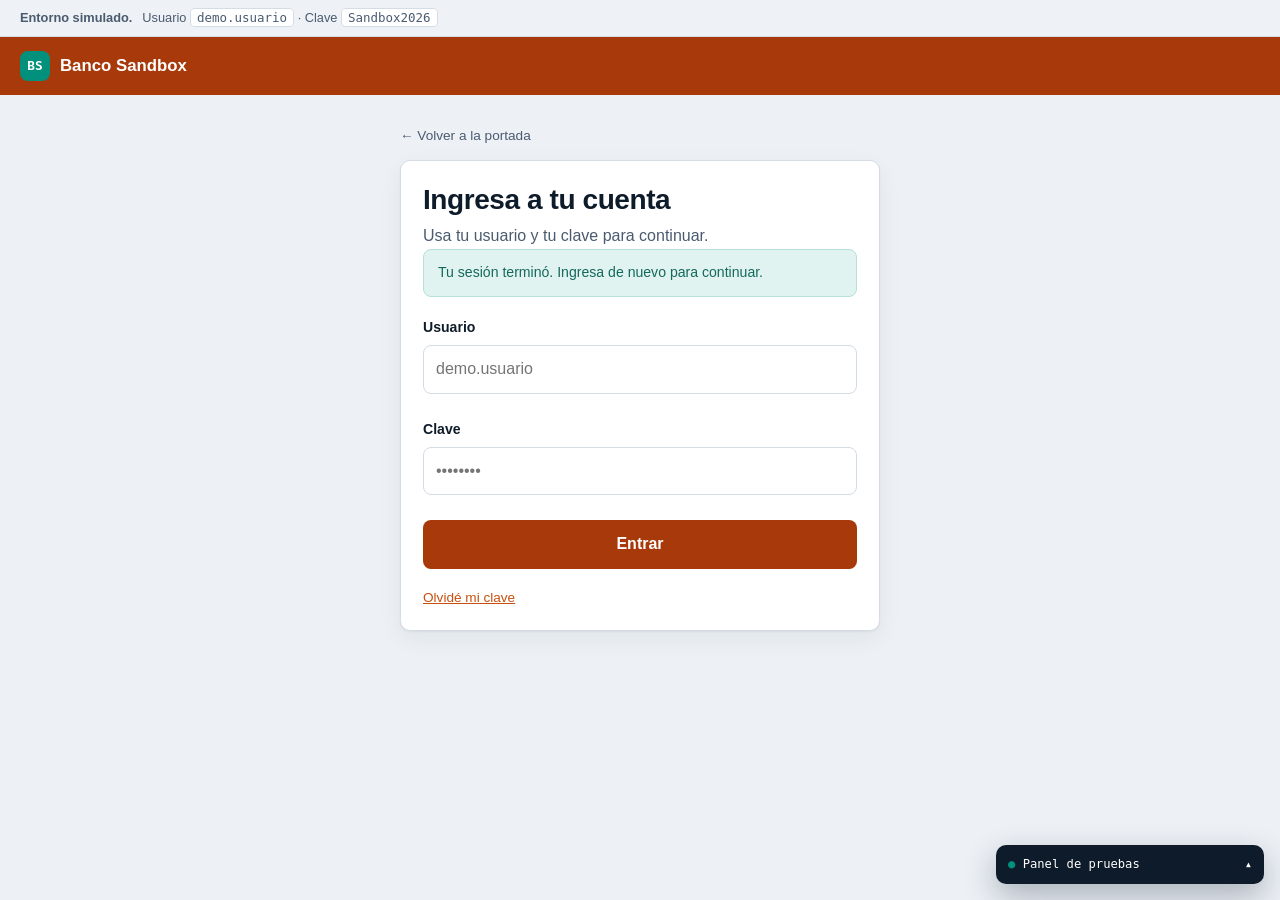
<file: sandbox/movimientos.html>
<!DOCTYPE html>
<html lang="es">
<head>
<meta charset="utf-8">
<meta name="viewport" content="width=device-width, initial-scale=1">
<title>Movimientos — Banco Sandbox</title>
<link rel="stylesheet" href="assets/styles.css">
</head>
<body data-pagina="movimientos">

<div class="sandbox-bar" data-testid="aviso-simulacion">
  <strong>Entorno simulado.</strong>
  <span>Movimientos ficticios generados en el navegador.</span>
</div>

<header class="topbar">
  <a class="topbar__brand" href="inicio.html" data-testid="logo">
    <span class="topbar__mark">BS</span> Banco Sandbox
  </a>
  <div class="topbar__spacer"></div>
  <span class="topbar__user" data-campo="usuario-activo" data-testid="usuario-activo"></span>
  <button class="topbar__link" type="button" data-accion="salir" id="btn-salir" data-testid="cerrar-sesion">
    Cerrar sesión
  </button>
</header>

<main class="page">
  <a class="crumb" href="inicio.html" data-testid="volver-inicio">← Volver a mis productos</a>
  <h1>Movimientos</h1>

  <div class="card" style="margin-top:18px">
    <div class="field" style="max-width:320px; margin-bottom:14px">
      <label for="filtro">Producto</label>
      <select class="select" id="filtro" data-testid="filtro-cuenta">
        <option value="todas">Todas mis cuentas</option>
        <option value="ahorros">Cuenta de ahorros ••••4821</option>
        <option value="corriente">Cuenta corriente ••••7734</option>
      </select>
    </div>

    <div class="table-wrap">
      <table data-testid="tabla-movimientos">
        <thead>
          <tr><th>Fecha</th><th>Concepto</th><th>Producto</th><th style="text-align:right">Valor</th></tr>
        </thead>
        <tbody id="filas"></tbody>
      </table>
    </div>
  </div>
</main>

<script src="assets/app.js"></script>
<script>
(() => {
  const estado = SB.leer();
  if (!SB.exigirSesion(estado)) return;

  const nombres = { ahorros: 'Ahorros ••••4821', corriente: 'Corriente ••••7734' };
  const filtro  = document.getElementById('filtro');
  const cuerpo  = document.getElementById('filas');

  function pintar() {
    const lista = filtro.value === 'todas'
      ? estado.movimientos
      : estado.movimientos.filter(m => m.cuenta === filtro.value);

    if (!lista.length) {
      cuerpo.innerHTML = `<tr><td colspan="4" data-testid="sin-movimientos">
        Esta cuenta todavía no registra movimientos.</td></tr>`;
      return;
    }

    cuerpo.innerHTML = lista.map((m, i) => `
      <tr data-testid="movimiento-${i}">
        <td class="date">${m.fecha}</td>
        <td>${m.concepto}</td>
        <td>${nombres[m.cuenta]}</td>
        <td class="num ${m.valor < 0 ? 'is-out' : 'is-in'}">
          ${m.valor < 0 ? '−' : '+'} ${SB.pesos(m.valor)}
        </td>
      </tr>`).join('');
  }

  filtro.addEventListener('change', pintar);
  pintar();
})();
</script>
</body>
</html>
</file>
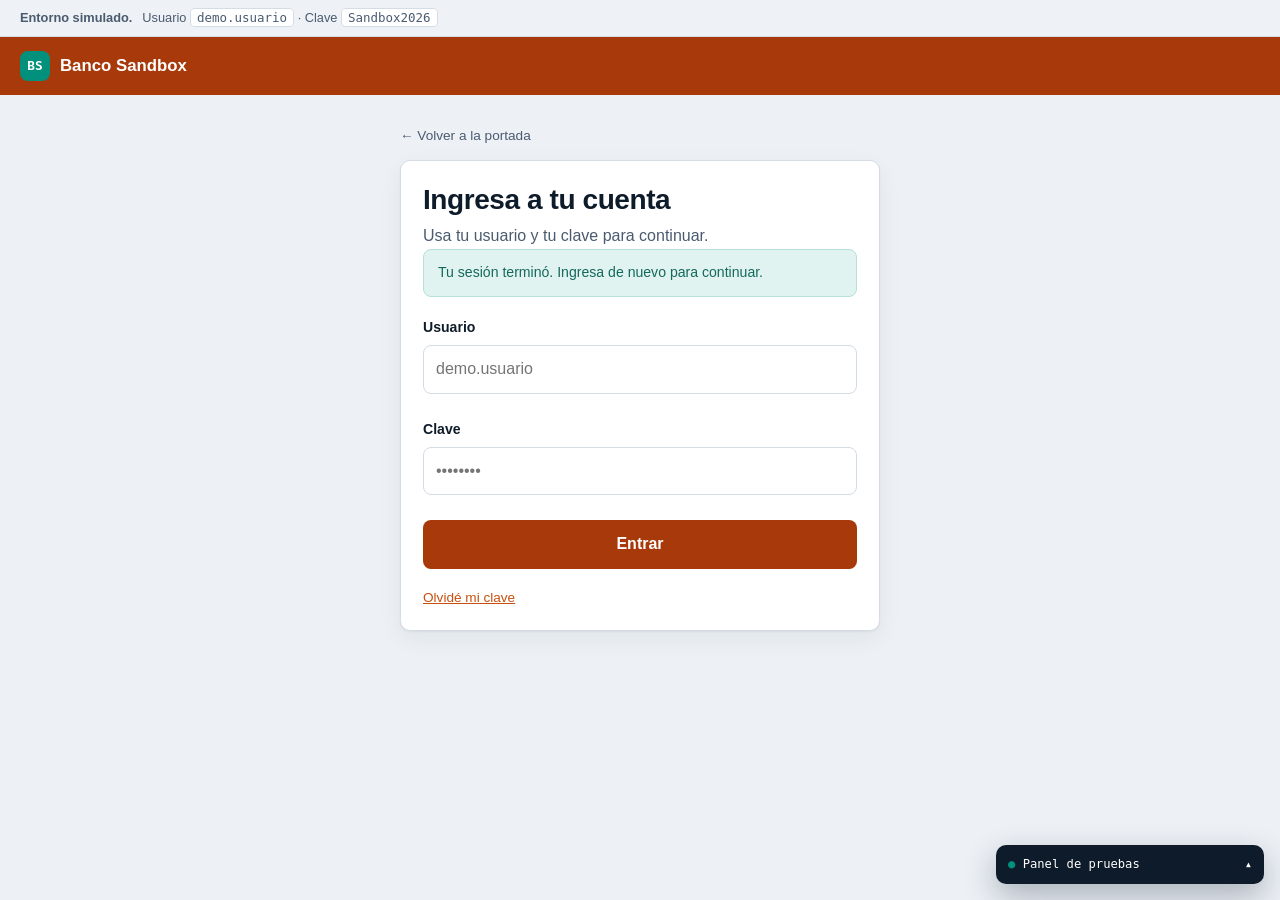
<file: sandbox/seccion.html>
<!DOCTYPE html>
<html lang="es">
<head>
<meta charset="utf-8">
<meta name="viewport" content="width=device-width, initial-scale=1">
<title>Sección — Banco Sandbox</title>
<link rel="stylesheet" href="assets/styles.css">
</head>
<body data-pagina="seccion">

<div class="sandbox-bar" data-testid="aviso-simulacion">
  <strong>Entorno simulado.</strong>
  <span>Esta sección existe para probar cómo reacciona el agente ante un camino cerrado.</span>
</div>

<header class="topbar">
  <a class="topbar__brand" href="inicio.html" data-testid="logo">
    <span class="topbar__mark">BS</span> Banco Sandbox
  </a>
  <div class="topbar__spacer"></div>
  <span class="topbar__user" data-campo="usuario-activo" data-testid="usuario-activo"></span>
  <button class="topbar__link" type="button" data-accion="salir" id="btn-salir" data-testid="cerrar-sesion">
    Cerrar sesión
  </button>
</header>

<main class="page page--narrow">
  <a class="crumb" href="inicio.html" data-testid="volver-inicio">← Volver a mis productos</a>

  <div class="card">
    <h1 id="titulo" data-testid="titulo-seccion"></h1>
    <p class="lede" id="descripcion" data-testid="descripcion-seccion"></p>
    <p class="lede" style="margin-top:14px">
      Esta pantalla no está construida en el entorno de pruebas. La única operación completa es
      <strong>enviar dinero con Bre-B</strong>.
    </p>
    <div style="margin-top:22px; display:grid; gap:10px">
      <a class="btn btn--accent" href="transferencia.html" data-testid="ir-a-breb">Ir a enviar con Bre-B</a>
      <a class="btn btn--ghost" href="inicio.html" data-testid="ir-a-inicio">Volver a mis productos</a>
    </div>
  </div>
</main>

<script src="assets/app.js"></script>
<script>
(() => {
  const estado = SB.leer();
  if (!SB.exigirSesion(estado)) return;

  const secciones = {
    pagos:        ['Pagar facturas', 'Servicios públicos, impuestos y convenios registrados.'],
    recargas:     ['Recargar celular', 'Minutos y paquetes de datos para cualquier operador.'],
    tarjetas:     ['Mis tarjetas', 'Cupos disponibles, bloqueos y avances.'],
    llaves:       ['Mis llaves Bre-B', 'Registra, cambia o elimina las llaves de tus cuentas.']
  };

  const clave = new URLSearchParams(location.search).get('s');
  const [titulo, descripcion] = secciones[clave] || ['Sección no encontrada', 'La dirección no corresponde a ninguna sección.'];

  document.getElementById('titulo').textContent = titulo;
  document.getElementById('descripcion').textContent = descripcion;
  document.title = titulo + ' — Banco Sandbox';
})();
</script>
</body>
</html>
</file>
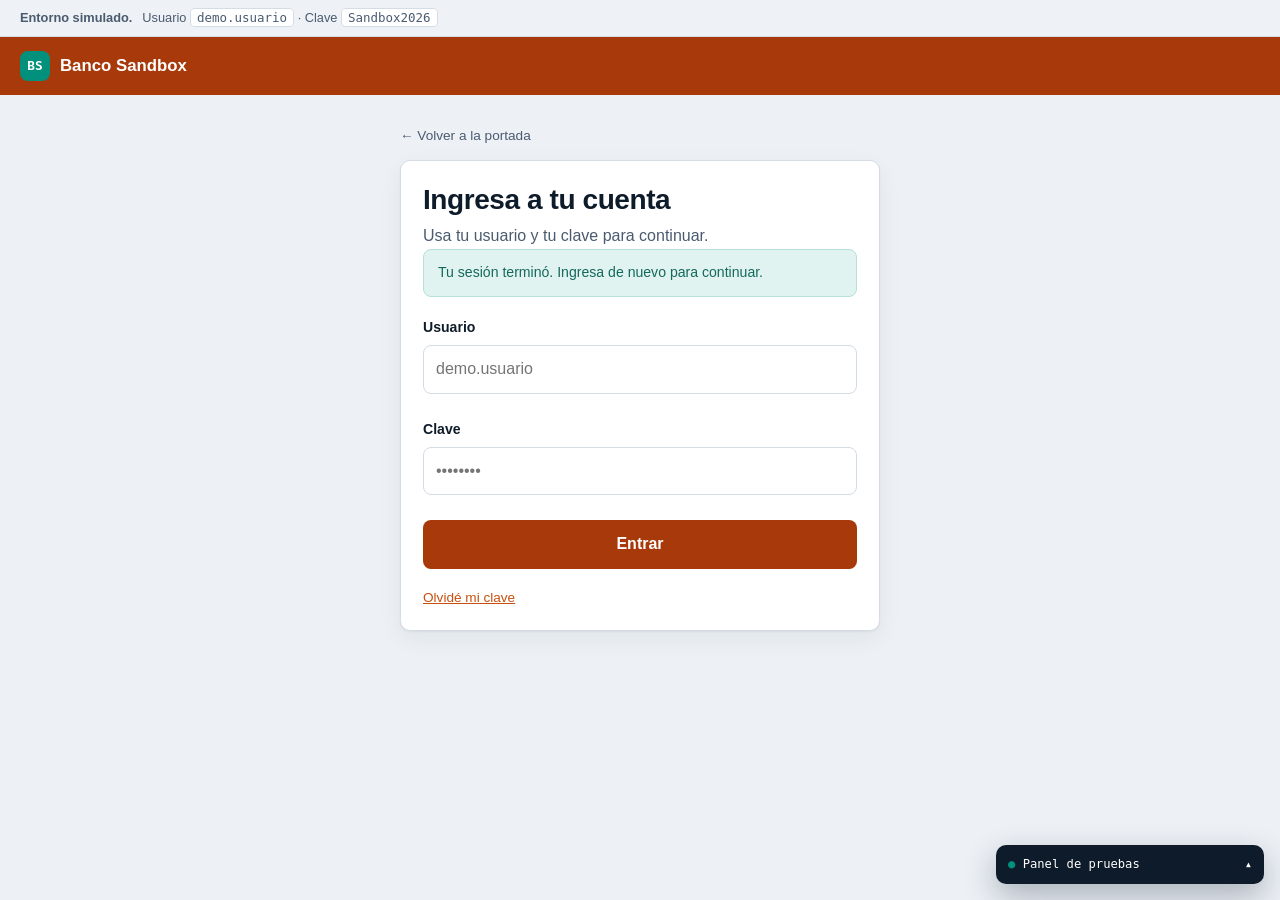
<file: sandbox/transferencia.html>
<!DOCTYPE html>
<html lang="es">
<head>
<meta charset="utf-8">
<meta name="viewport" content="width=device-width, initial-scale=1">
<title>Enviar con Bre-B — Banco Sandbox</title>
<link rel="stylesheet" href="assets/styles.css">
</head>
<body data-pagina="transferencia">

<div class="sandbox-bar" data-testid="aviso-simulacion">
  <strong>Entorno simulado.</strong>
  <span>Llaves válidas: <code>@lucia</code> <code>@marco</code> <code>@ferreteria</code> <code>3105558842</code> <code>1024587963</code> <code>pagos@tienda.co</code></span>
</div>

<header class="topbar">
  <a class="topbar__brand" href="inicio.html" data-testid="logo">
    <span class="topbar__mark">BS</span> Banco Sandbox
  </a>
  <div class="topbar__spacer"></div>
  <span class="topbar__user" data-campo="usuario-activo" data-testid="usuario-activo"></span>
  <button class="topbar__link" type="button" data-accion="salir" id="btn-salir" data-testid="cerrar-sesion">
    Cerrar sesión
  </button>
</header>

<main class="page page--narrow">
  <a class="crumb" href="inicio.html" data-testid="volver-inicio">← Volver a mis productos</a>

  <div class="card">
    <span class="tag">Bre-B</span>
    <h1>Enviar dinero</h1>
    <p class="lede">Escribe la llave de quien recibe. El dinero llega en segundos.</p>

    <div class="alert alert--error" id="alerta-transferencia" data-testid="alerta-transferencia" role="alert" hidden></div>

    <form id="form-transferencia" data-testid="formulario-transferencia" novalidate autocomplete="off" style="margin-top:20px">

      <div class="field">
        <label for="origen">Cuenta de origen</label>
        <select class="select" id="origen" name="origen" data-testid="campo-origen"></select>
        <p class="field__help" id="saldo-disponible" data-testid="saldo-disponible"></p>
      </div>

      <div class="field">
        <label for="llave">Llave de destino</label>
        <p class="field__help">Un alias (@nombre), un número de celular, una cédula o un correo.</p>
        <input class="input input--mono" type="text" id="llave" name="llave"
               data-testid="campo-llave" placeholder="@lucia" autocomplete="off">
        <p class="error" id="error-llave" data-testid="error-llave"></p>

        <button class="btn btn--ghost" type="button" id="btn-consultar-llave"
                data-testid="boton-consultar-llave" style="margin-top:8px">
          Consultar llave
        </button>

        <div class="resolved" id="destino-resuelto" data-testid="destino-resuelto" hidden>
          <strong id="destino-titular" data-testid="destino-titular"></strong>
          <span id="destino-entidad" data-testid="destino-entidad"></span>
        </div>
      </div>

      <div class="field">
        <label for="monto">Monto a enviar</label>
        <input class="input" type="text" id="monto" name="monto" inputmode="numeric"
               data-testid="campo-monto" placeholder="150000" autocomplete="off">
        <p class="amount-preview" id="monto-formateado" data-testid="monto-formateado"></p>
        <p class="error" id="error-monto" data-testid="error-monto"></p>
      </div>

      <div class="field">
        <label for="descripcion">Descripción <span style="font-weight:400;color:var(--ink-soft)">(opcional)</span></label>
        <input class="input" type="text" id="descripcion" name="descripcion" maxlength="60"
               data-testid="campo-descripcion" placeholder="Almuerzo del viernes" autocomplete="off">
      </div>

      <button class="btn btn--accent btn--block" type="submit" id="btn-continuar" data-testid="boton-continuar">
        Continuar
      </button>
    </form>
  </div>
</main>

<script src="assets/app.js"></script>
<script>
(() => {
  const estado = SB.leer();
  if (!SB.exigirSesion(estado)) return;

  const form        = document.getElementById('form-transferencia');
  const origen      = document.getElementById('origen');
  const llave       = document.getElementById('llave');
  const monto       = document.getElementById('monto');
  const descripcion = document.getElementById('descripcion');
  const alerta      = document.getElementById('alerta-transferencia');
  const resuelto    = document.getElementById('destino-resuelto');
  const btnConsulta = document.getElementById('btn-consultar-llave');

  let destino = null;

  // Cuentas disponibles
  origen.innerHTML = estado.cuentas
    .map(c => `<option value="${c.id}">${c.nombre} ${c.numero}</option>`).join('');

  function pintarSaldo() {
    const c = SB.cuenta(estado, origen.value);
    document.getElementById('saldo-disponible').textContent = 'Disponible: ' + SB.pesos(c.saldo);
  }
  origen.addEventListener('change', pintarSaldo);
  pintarSaldo();

  // Monto: solo dígitos, con vista previa formateada
  monto.addEventListener('input', () => {
    monto.value = monto.value.replace(/\D/g, '');
    const vista = document.getElementById('monto-formateado');
    vista.textContent = monto.value ? SB.pesos(Number(monto.value)) : '';
  });

  // Al cambiar la llave se invalida la consulta anterior
  llave.addEventListener('input', () => {
    destino = null;
    resuelto.hidden = true;
  });

  function limpiar() {
    alerta.hidden = true;
    document.getElementById('error-llave').textContent = '';
    document.getElementById('error-monto').textContent = '';
    llave.setAttribute('aria-invalid', 'false');
    monto.setAttribute('aria-invalid', 'false');
  }

  function fallar(campo, mensaje) {
    document.getElementById('error-' + campo).textContent = mensaje;
    document.getElementById(campo).setAttribute('aria-invalid', 'true');
  }

  function consultar() {
    limpiar();
    const valor = llave.value.trim();

    if (!valor) {
      fallar('llave', 'Escribe la llave de destino.');
      return false;
    }

    const encontrado = SB.buscarLlave(valor);
    if (!encontrado) {
      destino = null;
      resuelto.hidden = true;
      fallar('llave', 'No encontramos esta llave. Revísala con quien va a recibir el dinero.');
      return false;
    }

    destino = { llave: valor, ...encontrado };
    document.getElementById('destino-titular').textContent = encontrado.titular;
    document.getElementById('destino-entidad').textContent = encontrado.entidad + ' · ' + valor;
    resuelto.hidden = false;
    return true;
  }

  btnConsulta.addEventListener('click', () => {
    btnConsulta.disabled = true;
    btnConsulta.textContent = 'Consultando…';
    // Latencia simulada: da al agente algo que esperar.
    setTimeout(() => {
      consultar();
      btnConsulta.disabled = false;
      btnConsulta.textContent = 'Consultar llave';
    }, 600);
  });

  form.addEventListener('submit', (evento) => {
    evento.preventDefault();
    limpiar();

    if (!destino && !consultar()) return;

    const valor = Number(monto.value);
    const cuenta = SB.cuenta(estado, origen.value);

    if (!monto.value)              { fallar('monto', 'Escribe el monto que quieres enviar.'); return; }
    if (valor < 1000)              { fallar('monto', 'El monto mínimo por envío es $ 1.000.'); return; }
    if (valor > 20000000)          { fallar('monto', 'El monto máximo por envío es $ 20.000.000.'); return; }
    if (valor > cuenta.saldo) {
      alerta.textContent = 'Saldo insuficiente. Tienes ' + SB.pesos(cuenta.saldo) + ' en esta cuenta.';
      alerta.hidden = false;
      monto.setAttribute('aria-invalid', 'true');
      return;
    }

    estado.borrador = {
      origen: cuenta.id,
      origenNombre: cuenta.nombre + ' ' + cuenta.numero,
      llave: destino.llave,
      titular: destino.titular,
      entidad: destino.entidad,
      monto: valor,
      descripcion: descripcion.value.trim() || 'Sin descripción'
    };
    SB.guardar(estado);
    window.location.href = 'confirmar.html';
  });
})();
</script>
</body>
</html>
</file>
<file: sandbox/assets/styles.css>
/* ==========================================================================
   Banco Sandbox — entorno de pruebas para agentes autónomos
   Paleta: naranja quemado institucional + acento verde-azulado (Bre-B)
   + gris neutro para el andamiaje de pruebas.
   ========================================================================== */

:root {
  --ink:        #0E1B2A;
  --ink-soft:   #4A5B70;
  --line:       #D4DCE6;
  --line-soft:  #E8EDF3;
  --bg:         #EDF1F6;
  --paper:      #FFFFFF;
  --brand:      #A8390A;
  --brand-dim:  #C7500F;
  --accent:     #00907C;
  --accent-dim: #E0F3F0;
  --warn:       #9A5B08;
  --warn-bg:    #FDF3E2;
  --danger:     #A32020;
  --danger-bg:  #FCEDED;

  --sans: -apple-system, BlinkMacSystemFont, "Segoe UI", Roboto, "Helvetica Neue", Arial, sans-serif;
  --mono: ui-monospace, SFMono-Regular, "SF Mono", Menlo, Consolas, monospace;

  --r: 10px;
  --shadow: 0 1px 2px rgba(14, 27, 42, .06), 0 8px 24px rgba(14, 27, 42, .06);
}

* { box-sizing: border-box; }

html { -webkit-text-size-adjust: 100%; }

body {
  margin: 0;
  font-family: var(--sans);
  font-size: 16px;
  line-height: 1.55;
  color: var(--ink);
  background: var(--bg);
}

h1, h2, h3 { line-height: 1.2; margin: 0; letter-spacing: -.015em; }
h1 { font-size: 1.75rem; font-weight: 650; }
h2 { font-size: 1.15rem; font-weight: 620; }
h3 { font-size: .95rem; font-weight: 600; }
p  { margin: 0; }

a { color: var(--brand-dim); }

:focus-visible {
  outline: 3px solid var(--accent);
  outline-offset: 2px;
  border-radius: 4px;
}

/* --- Aviso de simulación ------------------------------------------------ */

.sandbox-bar {
  background: #EEF1F5;
  border-bottom: 1px solid #D4DCE6;
  color: #4A5B70;
  font-size: .8rem;
  padding: 8px 20px;
  display: flex;
  gap: 10px;
  align-items: center;
  flex-wrap: wrap;
}
.sandbox-bar strong { font-weight: 650; }
.sandbox-bar code {
  font-family: var(--mono);
  font-size: .78rem;
  background: #FFF;
  border: 1px solid #D4DCE6;
  border-radius: 4px;
  padding: 1px 6px;
}

/* --- Encabezado --------------------------------------------------------- */

.topbar {
  background: var(--brand);
  color: #FFF;
  padding: 14px 20px;
  display: flex;
  align-items: center;
  gap: 16px;
}
.topbar__brand {
  display: flex;
  align-items: center;
  gap: 10px;
  font-weight: 650;
  font-size: 1.05rem;
  color: #FFF;
  text-decoration: none;
}
.topbar__mark {
  width: 30px; height: 30px;
  border-radius: 8px;
  background: var(--accent);
  display: grid;
  place-items: center;
  font-family: var(--mono);
  font-size: .8rem;
  font-weight: 700;
}
.topbar__spacer { margin-left: auto; }
.topbar__user { font-size: .85rem; opacity: .85; }

.topbar__link {
  color: #FFF;
  text-decoration: none;
  font-size: .88rem;
  border: 1px solid rgba(255,255,255,.35);
  border-radius: 999px;
  padding: 5px 14px;
  background: none;
  cursor: pointer;
  font-family: inherit;
}
.topbar__link:hover { background: rgba(255,255,255,.12); }

/* --- Estructura --------------------------------------------------------- */

.page {
  max-width: 940px;
  margin: 0 auto;
  padding: 28px 20px 90px;
}
.page--narrow { max-width: 520px; }

.crumb {
  font-size: .85rem;
  color: var(--ink-soft);
  margin-bottom: 14px;
  display: inline-block;
  text-decoration: none;
}
.crumb:hover { text-decoration: underline; }

.card {
  background: var(--paper);
  border: 1px solid var(--line);
  border-radius: var(--r);
  padding: 22px;
  box-shadow: var(--shadow);
}
.card + .card { margin-top: 18px; }

.section-title {
  font-size: .78rem;
  text-transform: uppercase;
  letter-spacing: .09em;
  color: var(--ink-soft);
  font-weight: 620;
  margin: 26px 0 12px;
}

.lede { color: var(--ink-soft); margin-top: 8px; }

/* --- Portada ------------------------------------------------------------ */

.hero {
  background: var(--paper);
  border: 1px solid var(--line);
  border-radius: var(--r);
  padding: 44px 34px;
  box-shadow: var(--shadow);
}
.hero h1 { font-size: 2.1rem; max-width: 16ch; }
.hero p { margin-top: 12px; color: var(--ink-soft); max-width: 52ch; }
.hero__actions { margin-top: 26px; display: flex; gap: 12px; flex-wrap: wrap; }

/* --- Botones ------------------------------------------------------------ */

.btn {
  font: inherit;
  font-weight: 580;
  border-radius: 8px;
  padding: 11px 22px;
  border: 1px solid transparent;
  cursor: pointer;
  text-decoration: none;
  display: inline-block;
  text-align: center;
}
.btn--primary { background: var(--brand); color: #FFF; }
.btn--primary:hover { background: var(--brand-dim); }
.btn--accent { background: var(--accent); color: #FFF; }
.btn--accent:hover { background: #0B7D6C; }
.btn--ghost { background: var(--paper); color: var(--brand); border-color: var(--line); }
.btn--ghost:hover { background: var(--line-soft); }
.btn--block { display: block; width: 100%; }
.btn:disabled { opacity: .5; cursor: not-allowed; }

/* --- Productos ---------------------------------------------------------- */

.account {
  display: flex;
  justify-content: space-between;
  align-items: baseline;
  gap: 16px;
  padding: 14px 0;
  border-bottom: 1px solid var(--line-soft);
}
.account:last-child { border-bottom: 0; padding-bottom: 0; }
.account__name { font-weight: 580; }
.account__num { font-family: var(--mono); font-size: .8rem; color: var(--ink-soft); }
.account__amount { font-variant-numeric: tabular-nums; font-weight: 650; font-size: 1.1rem; }

/* --- Rejilla de acciones ------------------------------------------------ */

.actions {
  display: grid;
  grid-template-columns: repeat(auto-fill, minmax(178px, 1fr));
  gap: 12px;
}
.action {
  background: var(--paper);
  border: 1px solid var(--line);
  border-radius: var(--r);
  padding: 16px;
  text-decoration: none;
  color: var(--ink);
  display: block;
  cursor: pointer;
  text-align: left;
  font: inherit;
}
.action:hover { border-color: var(--brand-dim); background: #FAFCFF; }
.action__name { font-weight: 600; display: block; }
.action__hint { font-size: .82rem; color: var(--ink-soft); display: block; margin-top: 3px; }
.action--feature { border-color: var(--accent); background: var(--accent-dim); }
.action--feature:hover { background: #D2ECE8; border-color: var(--accent); }
.action--feature .action__hint { color: #14685C; }

.tag {
  display: inline-block;
  font-family: var(--mono);
  font-size: .68rem;
  letter-spacing: .06em;
  background: var(--accent);
  color: #FFF;
  border-radius: 4px;
  padding: 1px 6px;
  margin-bottom: 8px;
}

/* --- Formularios -------------------------------------------------------- */

.field { margin-bottom: 18px; }
.field > label {
  display: block;
  font-size: .88rem;
  font-weight: 580;
  margin-bottom: 6px;
}
.field__help { font-size: .8rem; color: var(--ink-soft); margin-bottom: 6px; }

.input, .select {
  width: 100%;
  font: inherit;
  padding: 11px 12px;
  border: 1px solid var(--line);
  border-radius: 8px;
  background: var(--paper);
  color: var(--ink);
}
.input:focus, .select:focus { border-color: var(--accent); }
.input[aria-invalid="true"] { border-color: var(--danger); background: #FFFBFB; }
.input--mono { font-family: var(--mono); letter-spacing: .04em; }

.error {
  color: var(--danger);
  font-size: .82rem;
  margin-top: 6px;
  min-height: 1px;
}

.alert {
  border-radius: 8px;
  padding: 12px 14px;
  font-size: .88rem;
  margin-bottom: 18px;
}
.alert--error { background: var(--danger-bg); color: var(--danger); border: 1px solid #F0C9C9; }
.alert--info  { background: var(--accent-dim); color: #14685C; border: 1px solid #B9DFD9; }
.alert[hidden] { display: none; }

.resolved {
  background: var(--accent-dim);
  border: 1px solid #B9DFD9;
  border-radius: 8px;
  padding: 10px 12px;
  font-size: .86rem;
  margin-top: 8px;
}
.resolved strong { display: block; font-size: .95rem; }

.amount-preview {
  font-variant-numeric: tabular-nums;
  font-size: 1.05rem;
  font-weight: 620;
  color: var(--accent);
  margin-top: 6px;
}

/* --- Resumen / comprobante ---------------------------------------------- */

.summary { list-style: none; margin: 0; padding: 0; }
.summary li {
  display: flex;
  justify-content: space-between;
  gap: 20px;
  padding: 11px 0;
  border-bottom: 1px solid var(--line-soft);
  font-size: .92rem;
}
.summary li:last-child { border-bottom: 0; }
.summary dfn { color: var(--ink-soft); font-style: normal; }
.summary b { font-weight: 600; text-align: right; }
.summary .is-total { font-size: 1.05rem; padding-top: 14px; }

.receipt-head { text-align: center; padding: 8px 0 20px; }
.receipt-head__check {
  width: 52px; height: 52px;
  border-radius: 50%;
  background: var(--accent);
  color: #FFF;
  display: grid;
  place-items: center;
  font-size: 1.6rem;
  margin: 0 auto 14px;
}
.receipt-head__amount {
  font-size: 1.9rem;
  font-weight: 680;
  font-variant-numeric: tabular-nums;
  margin-top: 6px;
}

/* --- Tabla de movimientos ----------------------------------------------- */

.table-wrap { overflow-x: auto; }
table { width: 100%; border-collapse: collapse; font-size: .88rem; }
th, td { padding: 11px 10px; text-align: left; border-bottom: 1px solid var(--line-soft); }
th {
  font-size: .74rem;
  text-transform: uppercase;
  letter-spacing: .07em;
  color: var(--ink-soft);
}
td.num { text-align: right; font-variant-numeric: tabular-nums; white-space: nowrap; }
td.is-out { color: var(--danger); }
td.is-in { color: var(--accent); }
td.date { font-family: var(--mono); font-size: .8rem; color: var(--ink-soft); white-space: nowrap; }

/* --- Panel de pruebas (elemento distintivo) ----------------------------- */

.probe {
  position: fixed;
  right: 16px;
  bottom: 16px;
  z-index: 90;
  font-family: var(--mono);
  font-size: .76rem;
  width: 268px;
  background: var(--ink);
  color: #C9D6E4;
  border-radius: var(--r);
  box-shadow: 0 12px 32px rgba(14, 27, 42, .3);
  overflow: hidden;
}
.probe__toggle {
  width: 100%;
  font: inherit;
  background: none;
  border: 0;
  color: #FFF;
  padding: 10px 12px;
  text-align: left;
  cursor: pointer;
  display: flex;
  justify-content: space-between;
  gap: 8px;
}
.probe__toggle:hover { background: rgba(255,255,255,.07); }
.probe__dot { color: var(--accent); }
.probe__body { padding: 4px 12px 12px; border-top: 1px solid rgba(255,255,255,.12); }
.probe[data-open="false"] .probe__body { display: none; }
.probe__row { display: flex; justify-content: space-between; gap: 10px; padding: 4px 0; }
.probe__row span { color: #7E93AC; }
.probe__row b { font-weight: 500; color: #FFF; word-break: break-all; text-align: right; }
.probe__btns { display: flex; gap: 6px; margin-top: 10px; }
.probe__btns button {
  flex: 1;
  font: inherit;
  background: rgba(255,255,255,.1);
  color: #FFF;
  border: 1px solid rgba(255,255,255,.18);
  border-radius: 6px;
  padding: 6px;
  cursor: pointer;
}
.probe__btns button:hover { background: rgba(255,255,255,.2); }

/* Superposición de identificadores de prueba */
body.show-ids [data-testid] { outline: 1px dashed #7C3AED; outline-offset: 1px; }
body.show-ids [data-testid]:not(input):not(select):not(textarea)::after {
  content: attr(data-testid);
  font-family: var(--mono);
  font-size: 9px;
  line-height: 1;
  background: #7C3AED;
  color: #FFF;
  padding: 2px 4px;
  border-radius: 3px;
  vertical-align: super;
  margin-left: 4px;
  white-space: nowrap;
}

@media (max-width: 620px) {
  .page { padding: 20px 14px 84px; }
  .hero { padding: 30px 20px; }
  .hero h1 { font-size: 1.6rem; }
  .probe { left: 16px; width: auto; }
}

@media (prefers-reduced-motion: reduce) {
  * { transition: none !important; animation: none !important; }
}

/* --- Preguntas frecuentes ------------------------------------------------ */

.faq { border: 1px solid var(--line); border-radius: var(--r); overflow: hidden; background: var(--paper); }
.faq__item { border-bottom: 1px solid var(--line-soft); }
.faq__item:last-child { border-bottom: 0; }
.faq__item[hidden] { display: none; }

.faq__item summary {
  cursor: pointer;
  padding: 15px 18px;
  font-weight: 580;
  list-style: none;
  display: flex;
  justify-content: space-between;
  gap: 14px;
  align-items: center;
}
.faq__item summary::-webkit-details-marker { display: none; }
.faq__item summary::after {
  content: '+';
  font-family: var(--mono);
  font-size: 1.15rem;
  color: var(--brand);
  flex: none;
}
.faq__item[open] summary::after { content: '−'; }
.faq__item summary:hover { background: var(--line-soft); }
.faq__answer { padding: 0 18px 18px; color: var(--ink-soft); font-size: .93rem; }
.faq__answer p + p { margin-top: 10px; }

.faq-empty {
  padding: 22px 18px;
  color: var(--ink-soft);
  font-size: .92rem;
  text-align: center;
}
.faq-empty[hidden] { display: none; }

.faq-group { font-size: .74rem; text-transform: uppercase; letter-spacing: .07em;
  color: var(--ink-soft); font-weight: 620; padding: 12px 18px 4px; background: var(--line-soft); }
.faq-group[hidden] { display: none; }

.contact-grid { display: grid; grid-template-columns: repeat(auto-fit, minmax(190px, 1fr)); gap: 14px; }
.contact-grid div { font-size: .9rem; }
.contact-grid dfn { display: block; font-style: normal; color: var(--ink-soft); font-size: .8rem; }
.contact-grid b { font-weight: 600; }

/* --- Certificado bancario ------------------------------------------------ */

.doc {
  background: var(--paper);
  border: 1px solid var(--line);
  border-radius: var(--r);
  box-shadow: var(--shadow);
  padding: 48px 52px;
  max-width: 720px;
  margin: 0 auto;
}
.doc__head {
  display: flex;
  align-items: center;
  gap: 12px;
  padding-bottom: 18px;
  border-bottom: 2px solid var(--brand);
}
.doc__mark {
  width: 38px; height: 38px; border-radius: 8px;
  background: var(--brand); color: #FFF;
  display: grid; place-items: center;
  font-family: var(--mono); font-weight: 700; font-size: .9rem;
}
.doc__bank { font-weight: 680; font-size: 1.05rem; }
.doc__nit { font-size: .76rem; color: var(--ink-soft); font-family: var(--mono); }
.doc__folio { margin-left: auto; text-align: right; font-family: var(--mono); font-size: .74rem; color: var(--ink-soft); }

.doc__title {
  text-align: center;
  font-size: 1.05rem;
  font-weight: 650;
  letter-spacing: .06em;
  text-transform: uppercase;
  margin: 34px 0 26px;
}
.doc__body { font-size: .95rem; line-height: 1.85; text-align: justify; }
.doc__body p + p { margin-top: 16px; }
.doc__body strong { font-weight: 640; }

.doc__facts { list-style: none; margin: 22px 0; padding: 18px 20px; background: #FAFAF8; border-left: 3px solid var(--brand); }
.doc__facts li { display: flex; justify-content: space-between; gap: 20px; padding: 5px 0; font-size: .9rem; }
.doc__facts dfn { font-style: normal; color: var(--ink-soft); }
.doc__facts b { font-weight: 600; text-align: right; }

.doc__sign { margin-top: 46px; }
.doc__sign-line { border-top: 1px solid var(--ink); width: 240px; padding-top: 7px; font-size: .84rem; }
.doc__sign-line span { display: block; color: var(--ink-soft); font-size: .78rem; }

.doc__foot {
  margin-top: 34px; padding-top: 16px;
  border-top: 1px solid var(--line-soft);
  font-size: .74rem; color: var(--ink-soft); line-height: 1.6;
}
.doc__stamp {
  display: inline-block;
  border: 2px solid var(--danger);
  color: var(--danger);
  font-family: var(--mono);
  font-size: .72rem;
  letter-spacing: .12em;
  padding: 5px 12px;
  border-radius: 5px;
  transform: rotate(-3deg);
  margin-bottom: 18px;
}

@media (max-width: 620px) {
  .doc { padding: 28px 22px; }
  .doc__folio { margin-left: 0; width: 100%; text-align: left; }
  .doc__head { flex-wrap: wrap; }
}

@media print {
  .sandbox-bar, .topbar, .probe, .crumb, .no-print { display: none !important; }
  body { background: #FFF; }
  .page { padding: 0; max-width: none; }
  .doc { border: 0; box-shadow: none; padding: 0; max-width: none; }
  .doc__stamp { border-color: #999; color: #999; }
}
</file>
